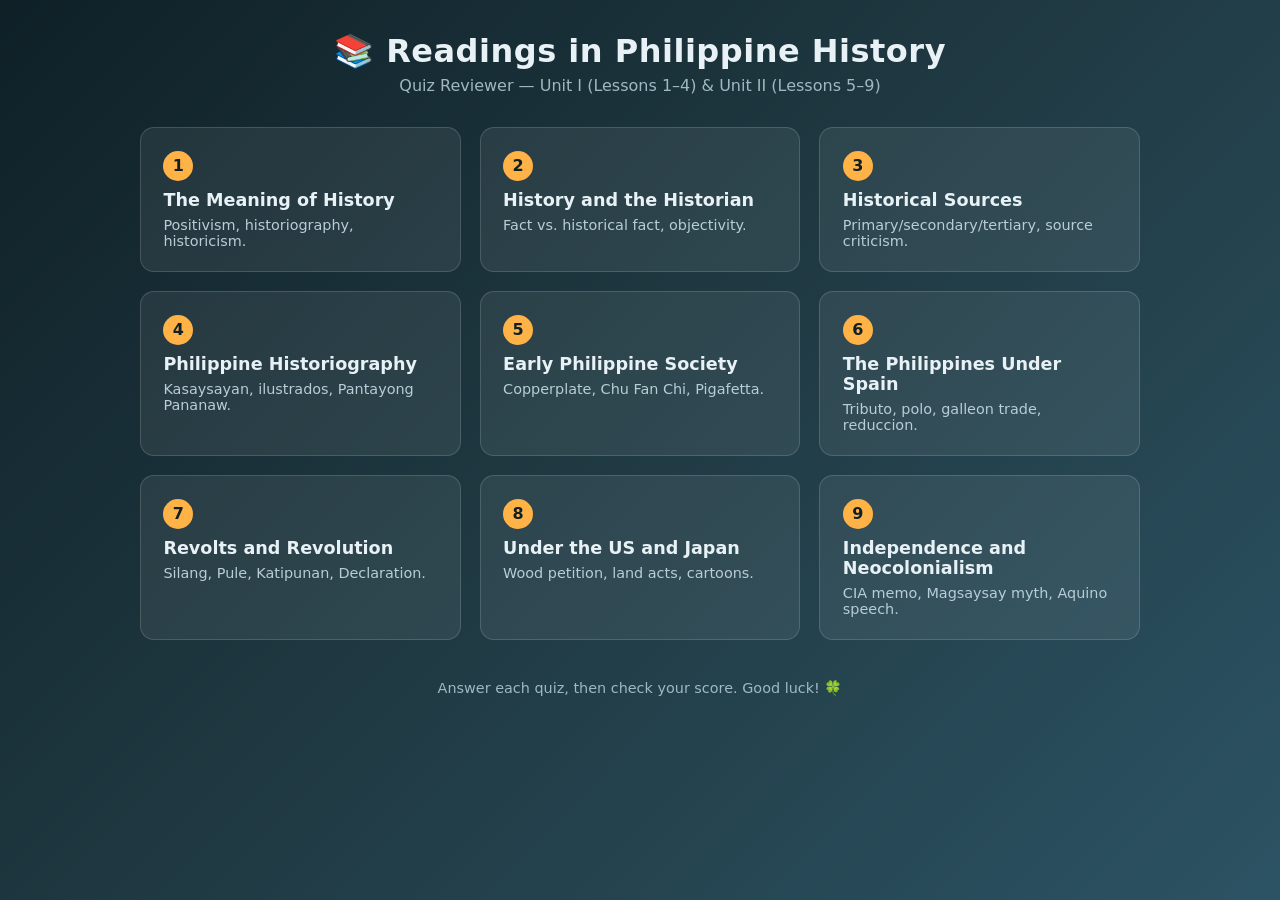
<file: index.html>
<!DOCTYPE html>
<html lang="en">
<head>
  <meta charset="UTF-8">
  <meta name="viewport" content="width=device-width, initial-scale=1.0">
  <title>Philippine History Quiz Reviewer</title>
  <link rel="stylesheet" href="style.css">
</head>
<body>
  <header>
    <h1>📚 Readings in Philippine History</h1>
    <p class="subtitle">Quiz Reviewer — Unit I (Lessons 1–4) &amp; Unit II (Lessons 5–9)</p>
  </header>

  <main class="home-grid">
    <a href="HTML_Lesson_1.html" class="card-link"><div class="card"><span class="card-number">1</span><h2>The Meaning of History</h2><p>Positivism, historiography, historicism.</p></div></a>
    <a href="HTML_Lesson_2.html" class="card-link"><div class="card"><span class="card-number">2</span><h2>History and the Historian</h2><p>Fact vs. historical fact, objectivity.</p></div></a>
    <a href="HTML_Lesson_3.html" class="card-link"><div class="card"><span class="card-number">3</span><h2>Historical Sources</h2><p>Primary/secondary/tertiary, source criticism.</p></div></a>
    <a href="HTML_Lesson_4.html" class="card-link"><div class="card"><span class="card-number">4</span><h2>Philippine Historiography</h2><p>Kasaysayan, ilustrados, Pantayong Pananaw.</p></div></a>
    <a href="HTML_Lesson_5.html" class="card-link"><div class="card"><span class="card-number">5</span><h2>Early Philippine Society</h2><p>Copperplate, Chu Fan Chi, Pigafetta.</p></div></a>
    <a href="HTML_Lesson_6.html" class="card-link"><div class="card"><span class="card-number">6</span><h2>The Philippines Under Spain</h2><p>Tributo, polo, galleon trade, reduccion.</p></div></a>
    <a href="HTML_Lesson_7.html" class="card-link"><div class="card"><span class="card-number">7</span><h2>Revolts and Revolution</h2><p>Silang, Pule, Katipunan, Declaration.</p></div></a>
    <a href="HTML_Lesson_8.html" class="card-link"><div class="card"><span class="card-number">8</span><h2>Under the US and Japan</h2><p>Wood petition, land acts, cartoons.</p></div></a>
    <a href="HTML_Lesson_9.html" class="card-link"><div class="card"><span class="card-number">9</span><h2>Independence and Neocolonialism</h2><p>CIA memo, Magsaysay myth, Aquino speech.</p></div></a>
  </main>

  <footer><p>Answer each quiz, then check your score. Good luck! 🍀</p></footer>

  <script src="JAVA_Common.js"></script>
</body>
</html>
</file>
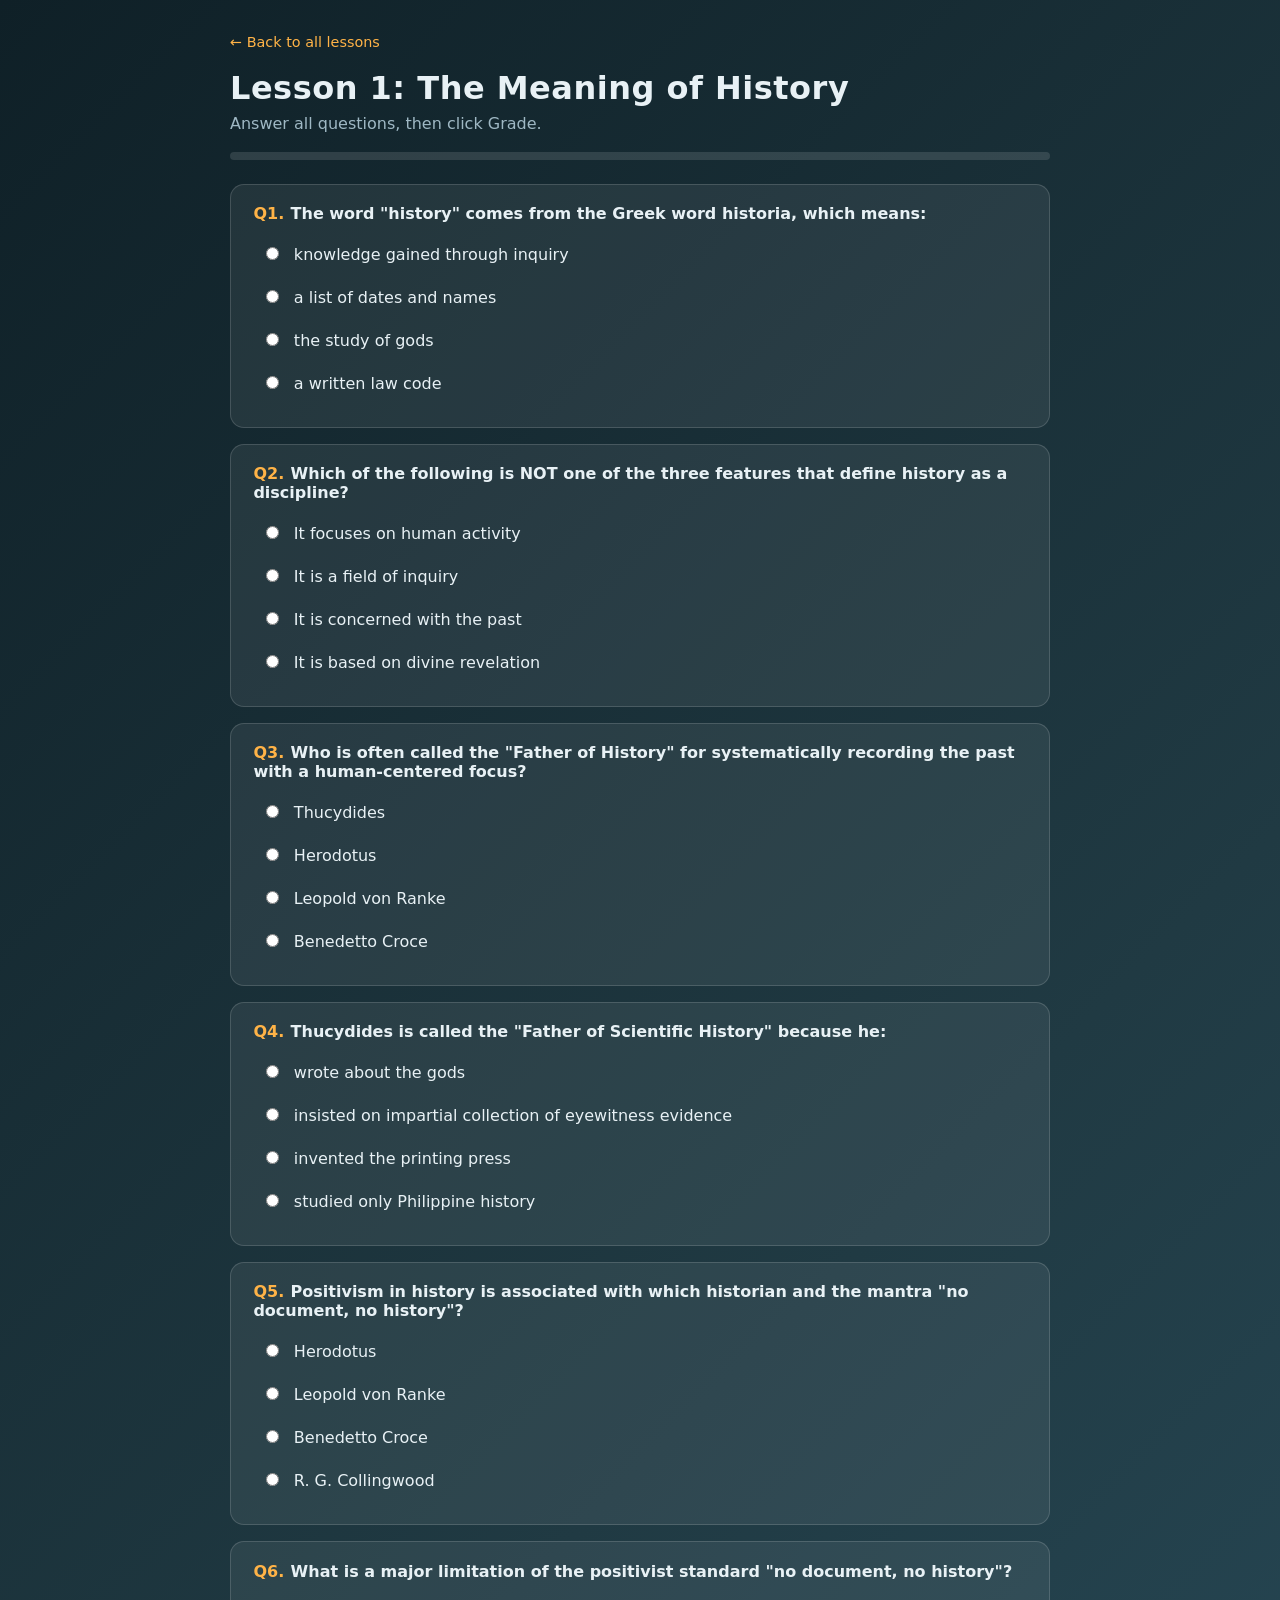
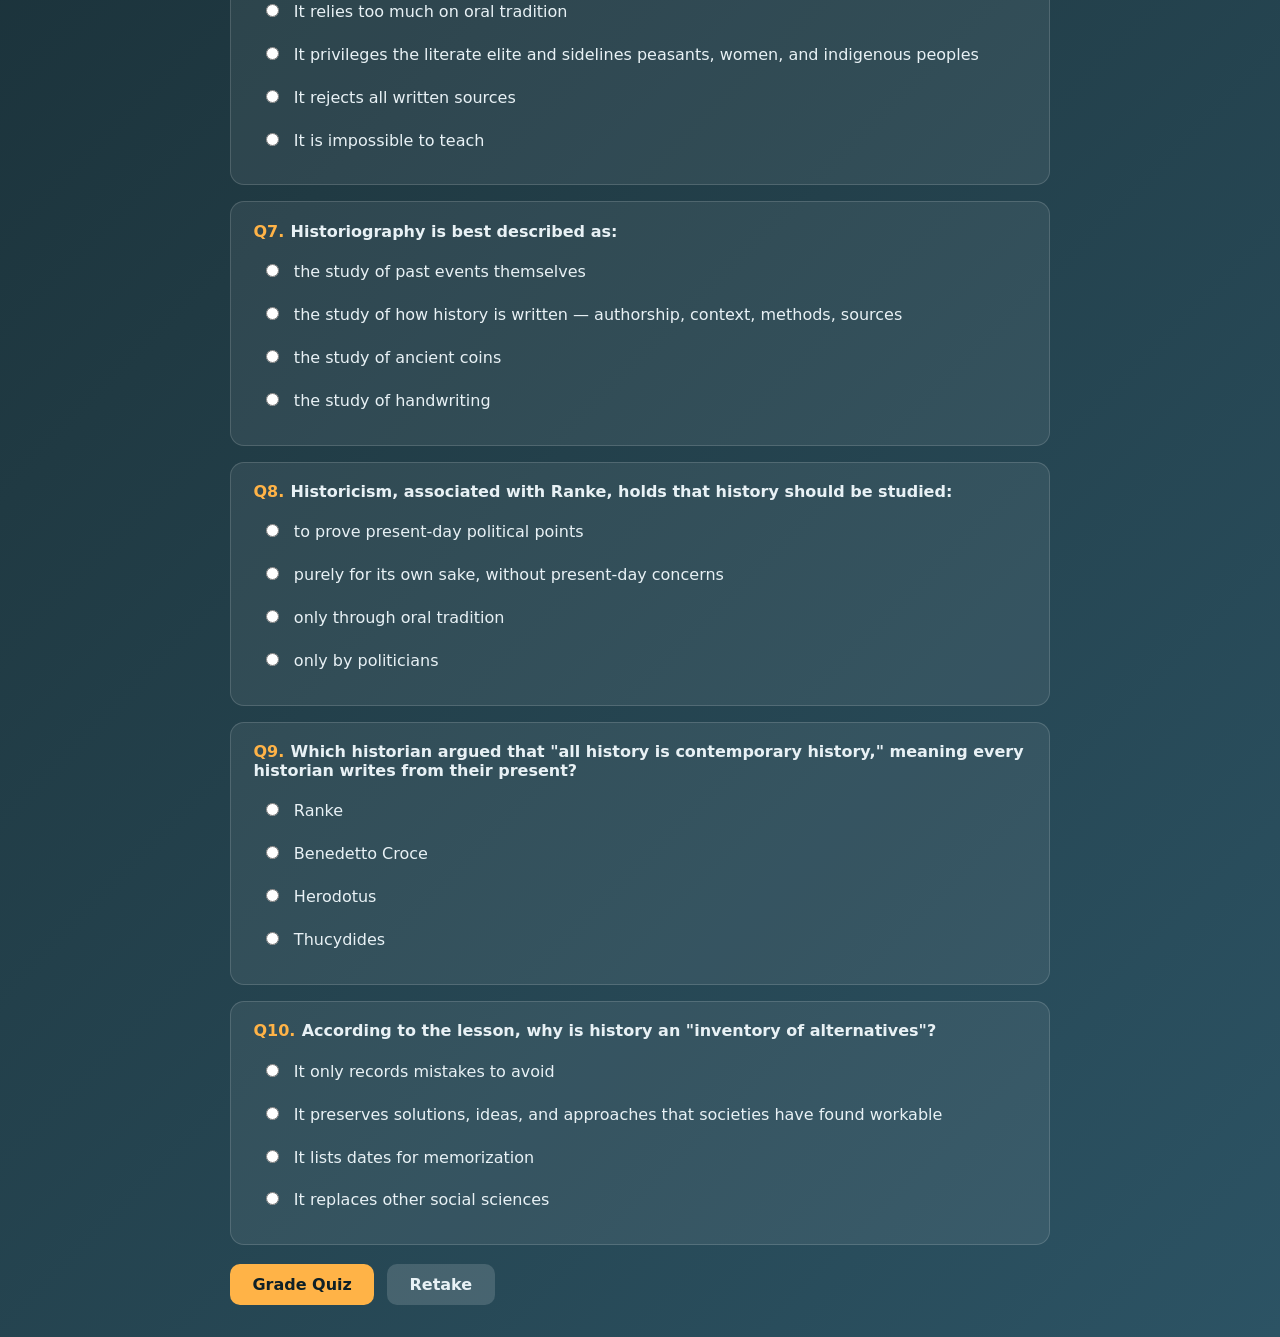
<file: HTML_Lesson_1.html>
<!DOCTYPE html>
<html lang="en">
<head>
  <meta charset="UTF-8">
  <meta name="viewport" content="width=device-width, initial-scale=1.0">
  <title>Lesson 1 Quiz — The Meaning of History</title>
  <link rel="stylesheet" href="style.css">
</head>
<body>
  <div class="quiz-container">
    <a href="index.html" class="back-link">← Back to all lessons</a>
    <h1>Lesson 1: The Meaning of History</h1>
    <p class="subtitle" style="margin-bottom:1.2rem;">Answer all questions, then click Grade.</p>

    <div class="progress"><div class="progress-bar"></div></div>
    <div id="quizArea"></div>

    <div class="btn-row">
      <button class="btn-primary" id="gradeBtn">Grade Quiz</button>
      <button class="btn-secondary" id="retakeBtn">Retake</button>
    </div>

    <div class="score-box" id="scoreBox"></div>
  </div>

  <script src="JAVA_Common.js"></script>
  <script src="JAVA_Lesson_1.js"></script>
</body>
</html>
</file>
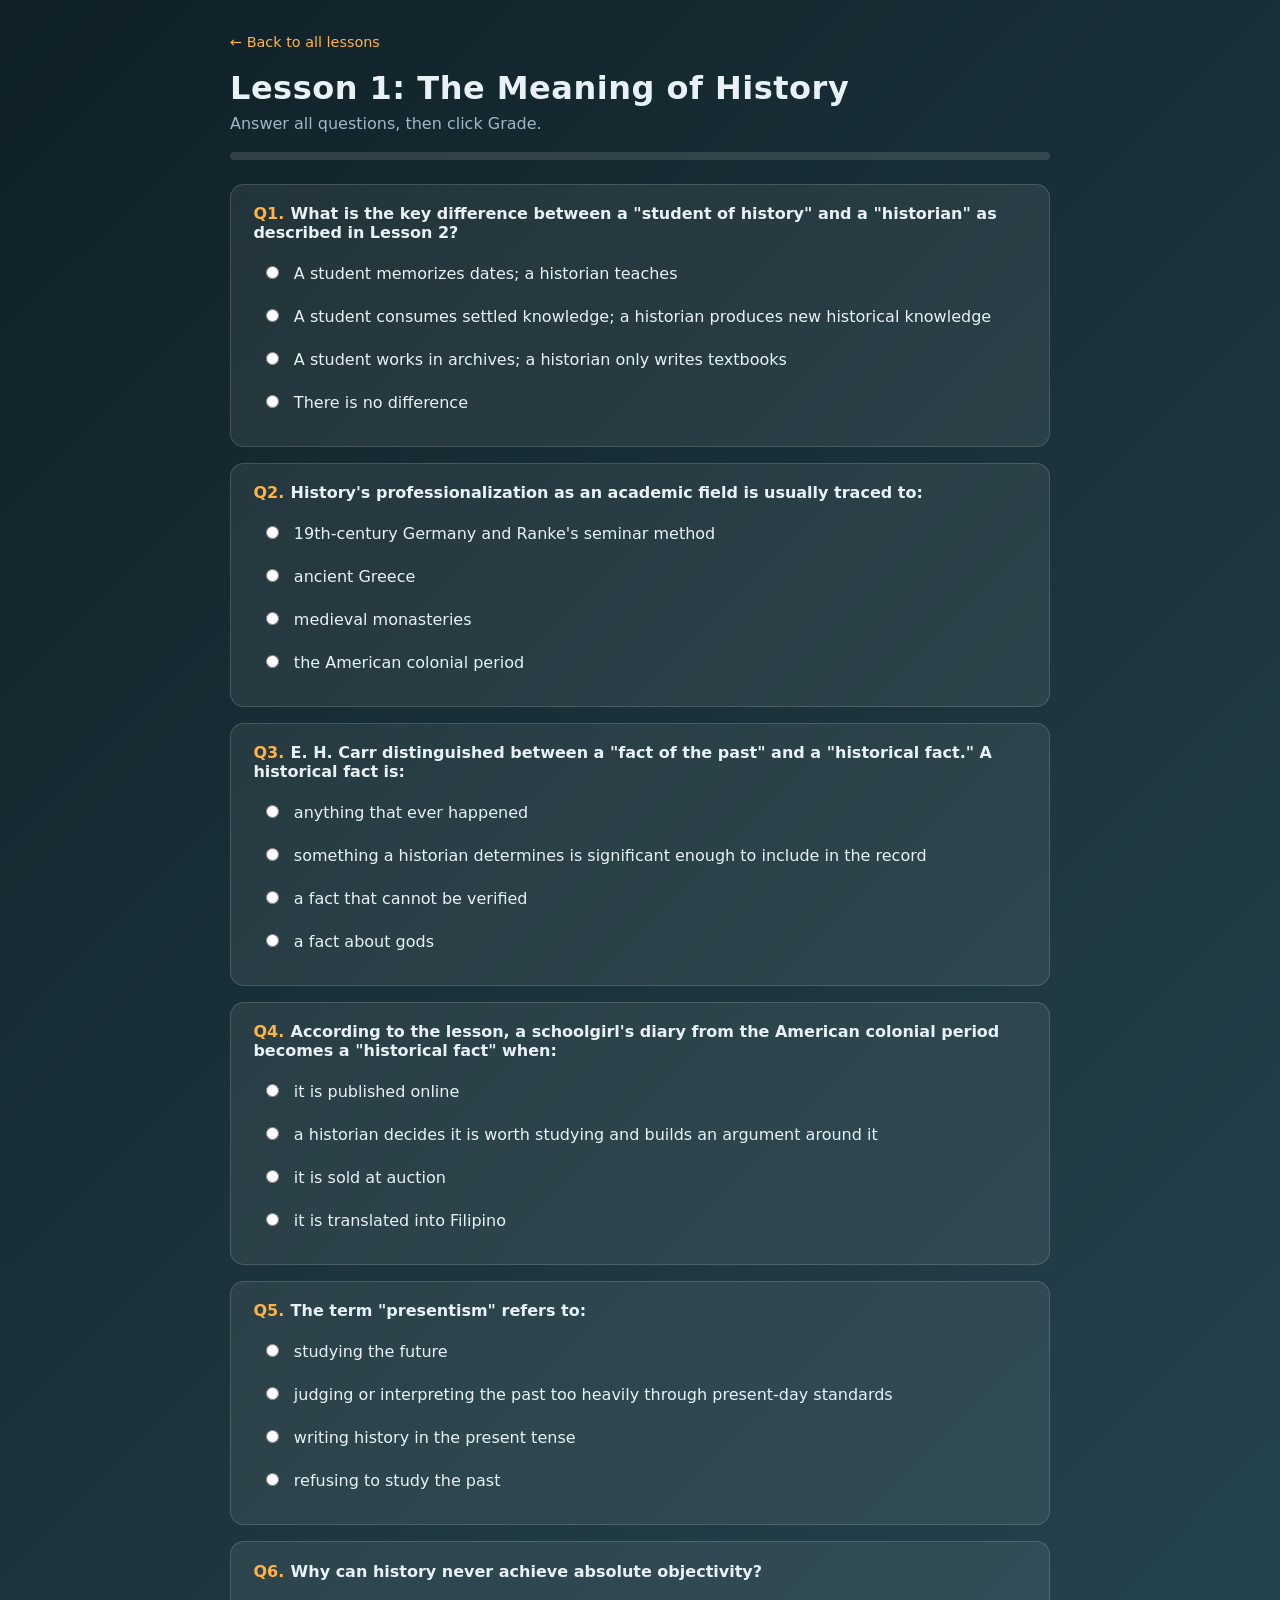
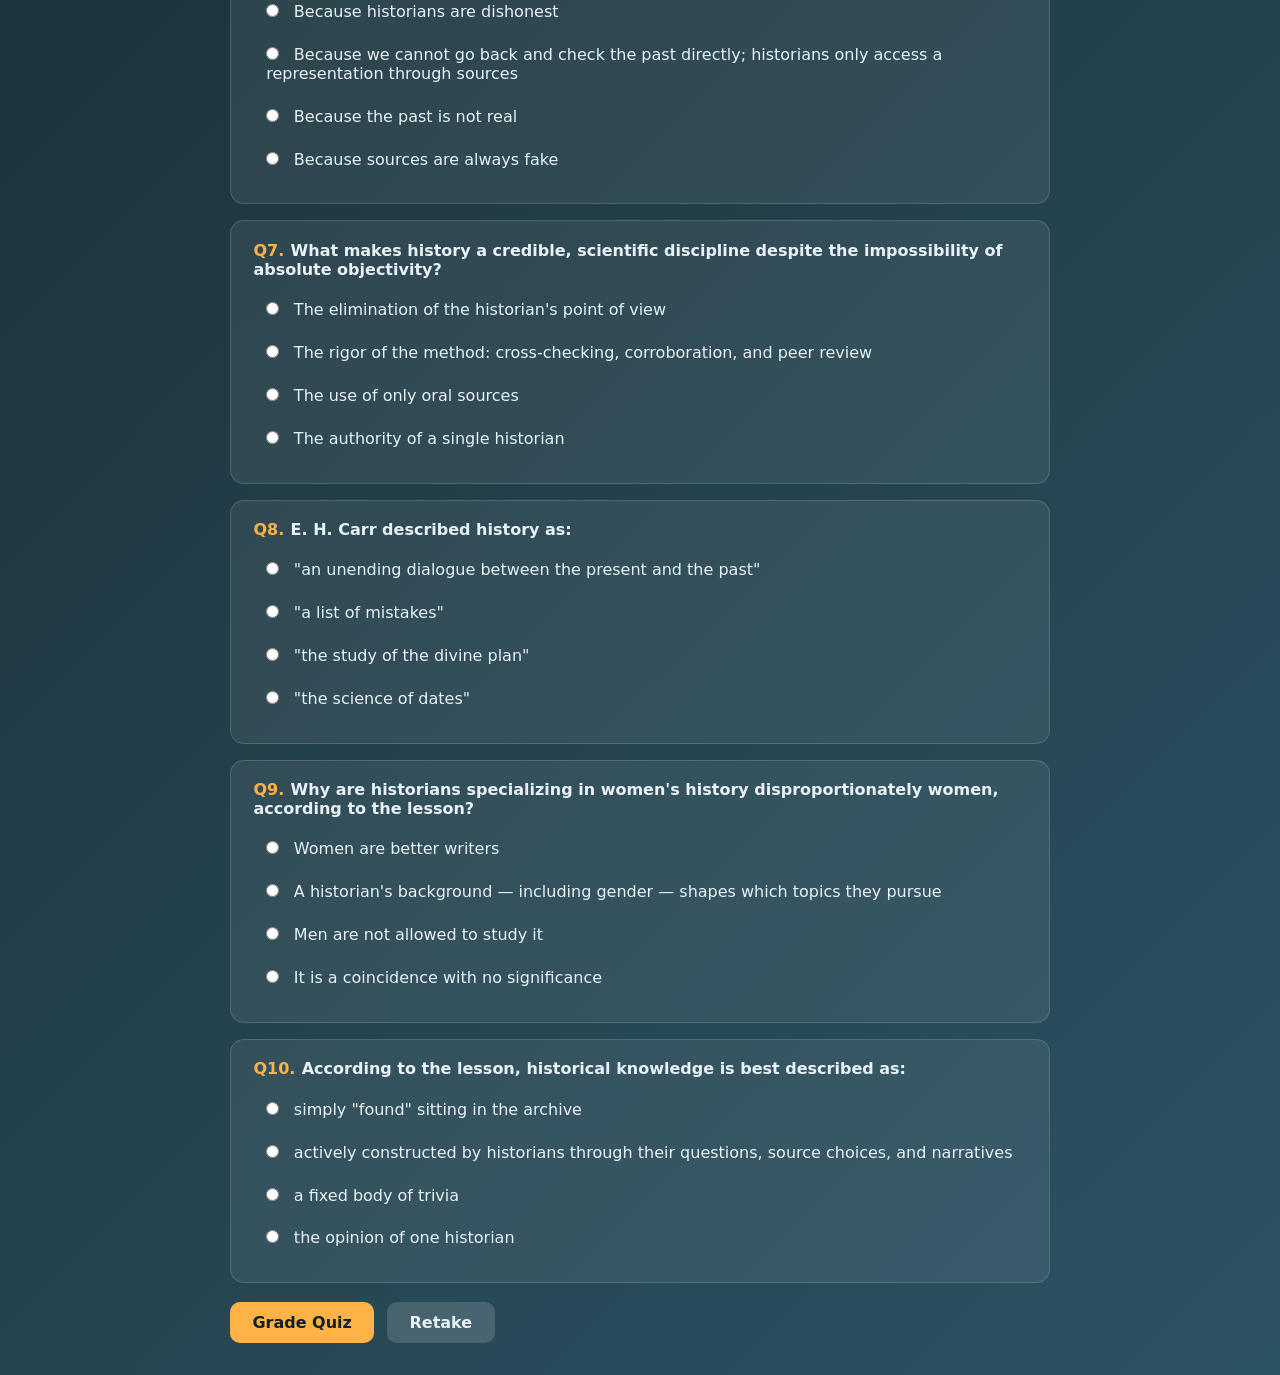
<file: HTML_Lesson_2.html>
<!DOCTYPE html>
<html lang="en">
<head>
  <meta charset="UTF-8">
  <meta name="viewport" content="width=device-width, initial-scale=1.0">
  <title>Lesson 1 Quiz — The Meaning of History</title>
  <link rel="stylesheet" href="style.css">
</head>
<body>
  <div class="quiz-container">
    <a href="index.html" class="back-link">← Back to all lessons</a>
    <h1>Lesson 1: The Meaning of History</h1>
    <p class="subtitle" style="margin-bottom:1.2rem;">Answer all questions, then click Grade.</p>

    <div class="progress"><div class="progress-bar"></div></div>
    <div id="quizArea"></div>

    <div class="btn-row">
      <button class="btn-primary" id="gradeBtn">Grade Quiz</button>
      <button class="btn-secondary" id="retakeBtn">Retake</button>
    </div>

    <div class="score-box" id="scoreBox"></div>
  </div>

  <script src="JAVA_Common.js"></script>
  <script src="JAVA_Lesson_2.js"></script>
</body>
</html>
</file>
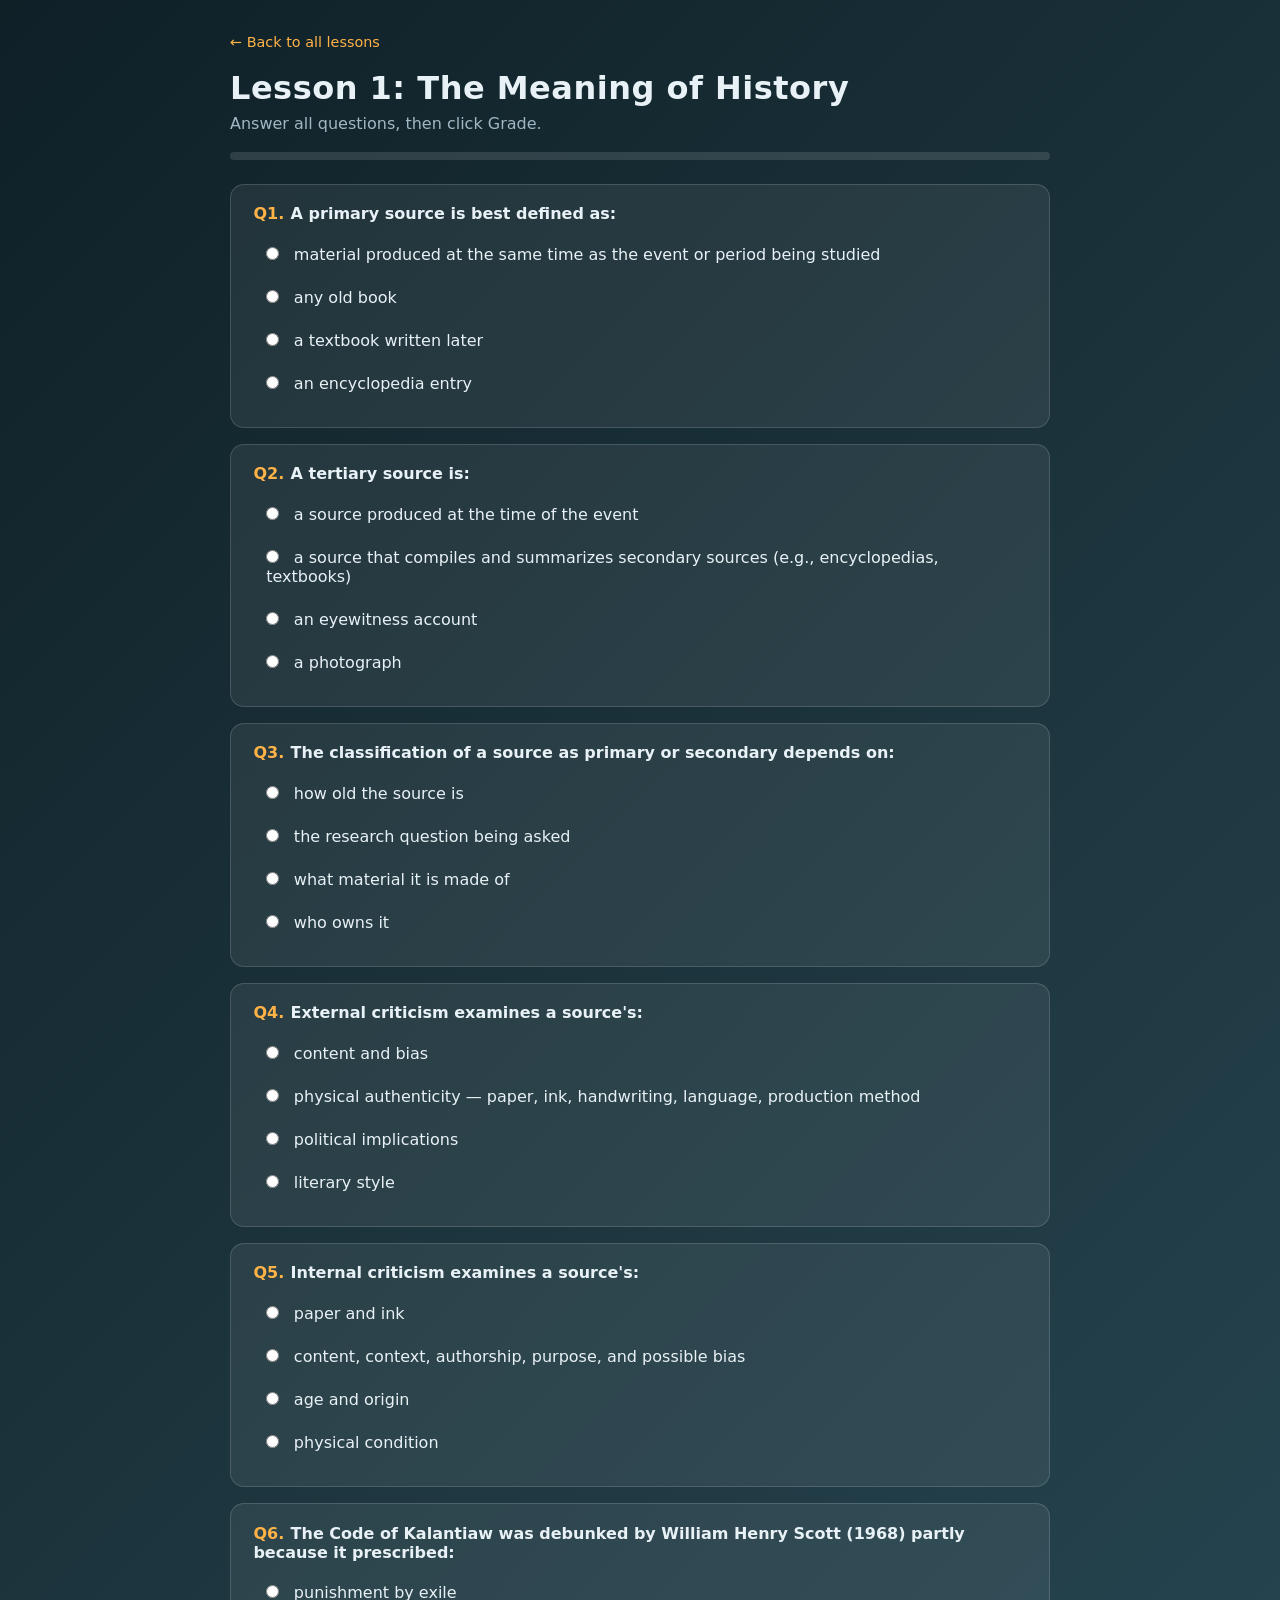
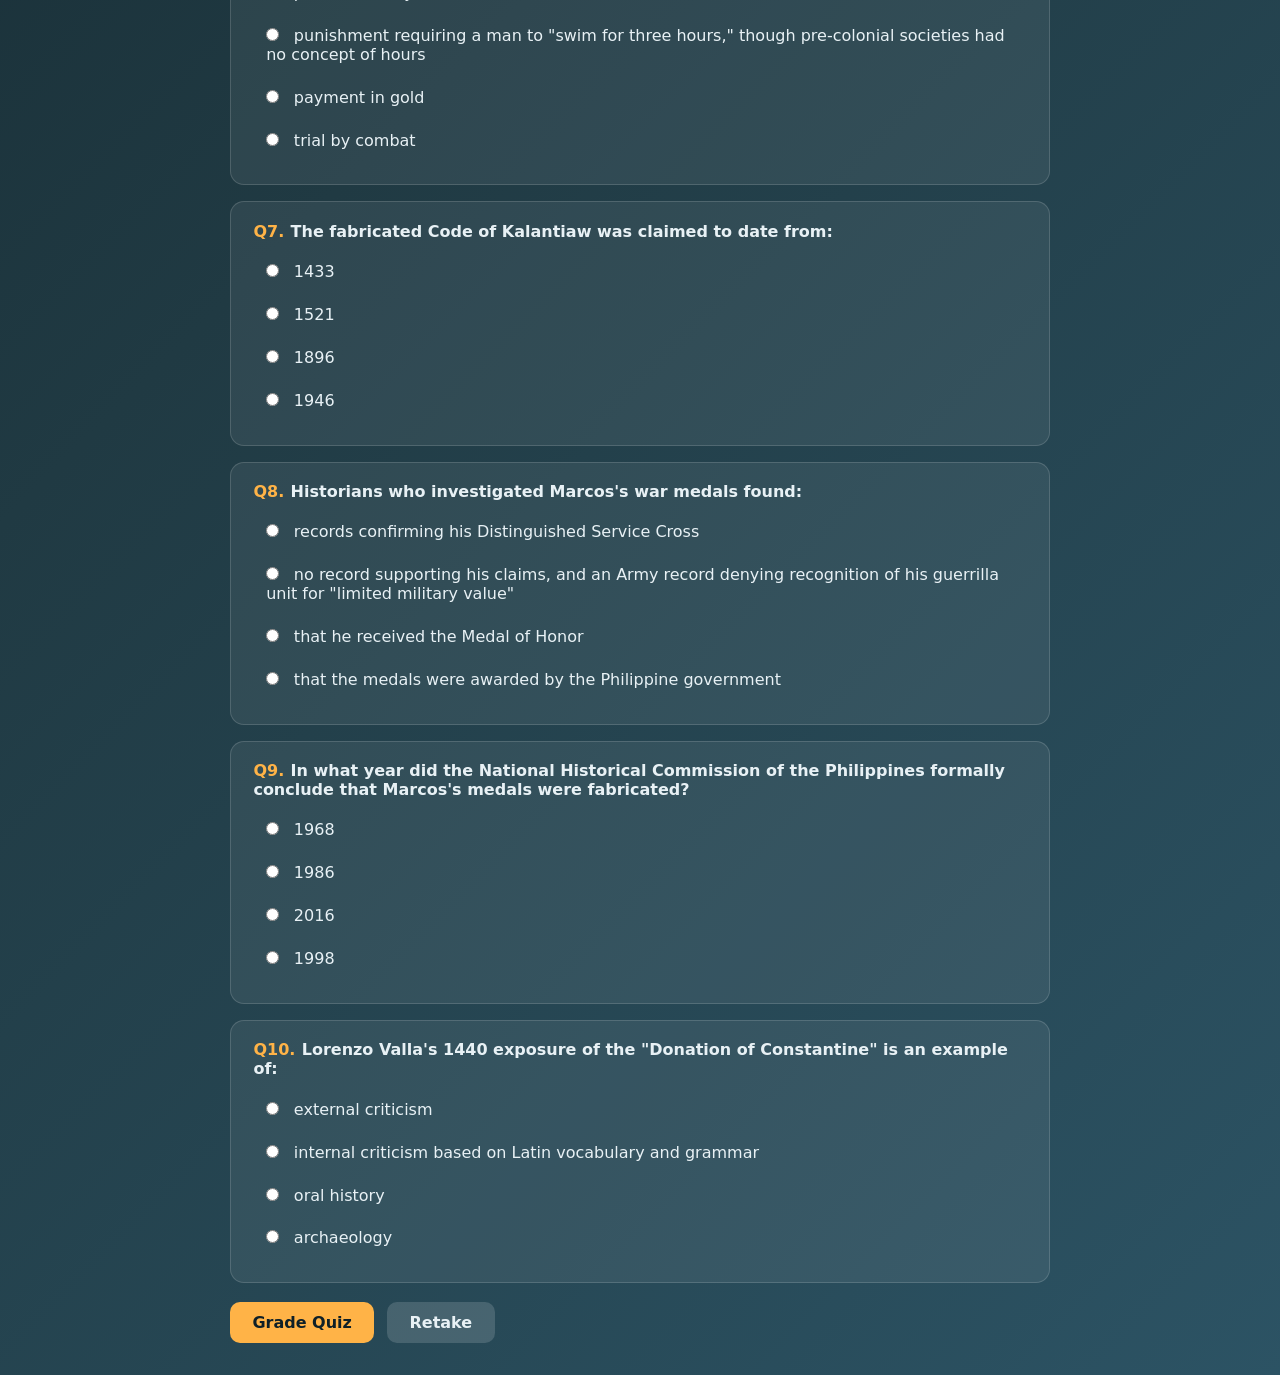
<file: HTML_Lesson_3.html>
<!DOCTYPE html>
<html lang="en">
<head>
  <meta charset="UTF-8">
  <meta name="viewport" content="width=device-width, initial-scale=1.0">
  <title>Lesson 1 Quiz — The Meaning of History</title>
  <link rel="stylesheet" href="style.css">
</head>
<body>
  <div class="quiz-container">
    <a href="index.html" class="back-link">← Back to all lessons</a>
    <h1>Lesson 1: The Meaning of History</h1>
    <p class="subtitle" style="margin-bottom:1.2rem;">Answer all questions, then click Grade.</p>

    <div class="progress"><div class="progress-bar"></div></div>
    <div id="quizArea"></div>

    <div class="btn-row">
      <button class="btn-primary" id="gradeBtn">Grade Quiz</button>
      <button class="btn-secondary" id="retakeBtn">Retake</button>
    </div>

    <div class="score-box" id="scoreBox"></div>
  </div>

  <script src="JAVA_Common.js"></script>
  <script src="JAVA_Lesson_3.js"></script>
</body>
</html>
</file>
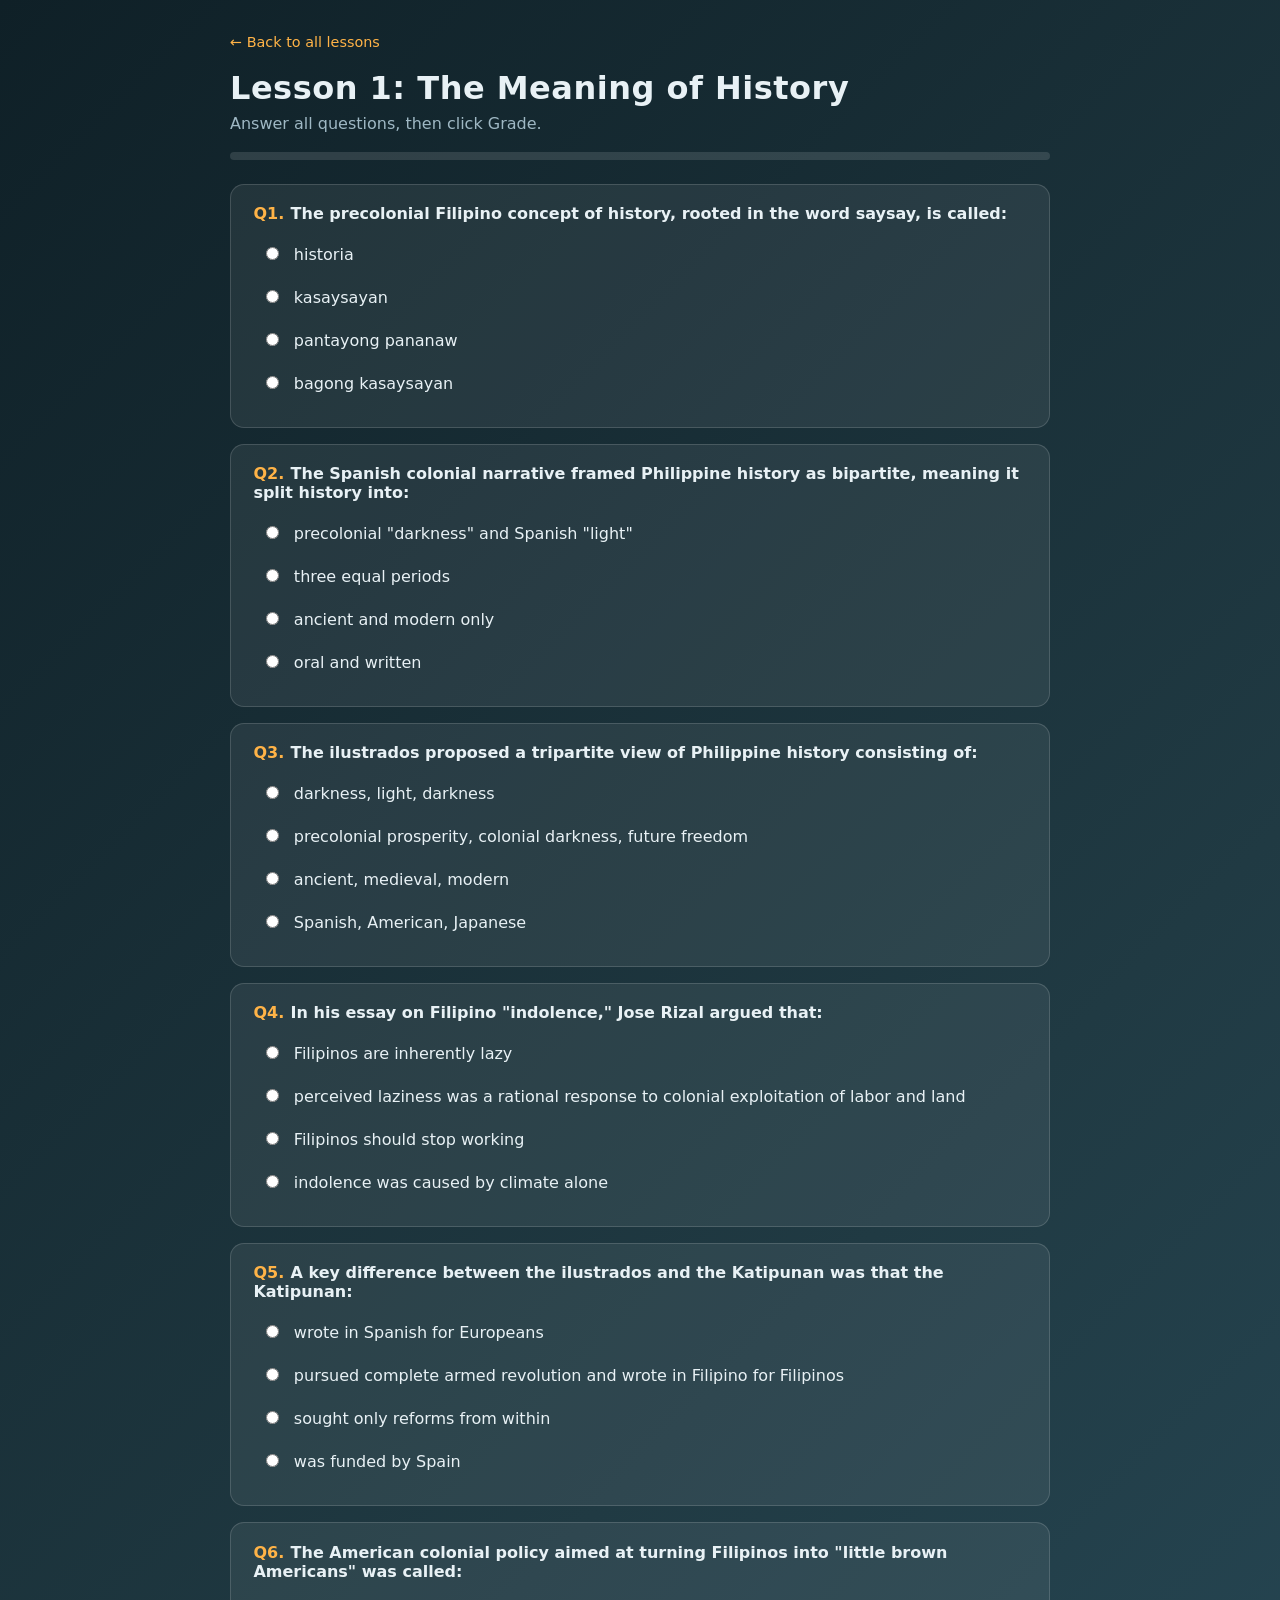
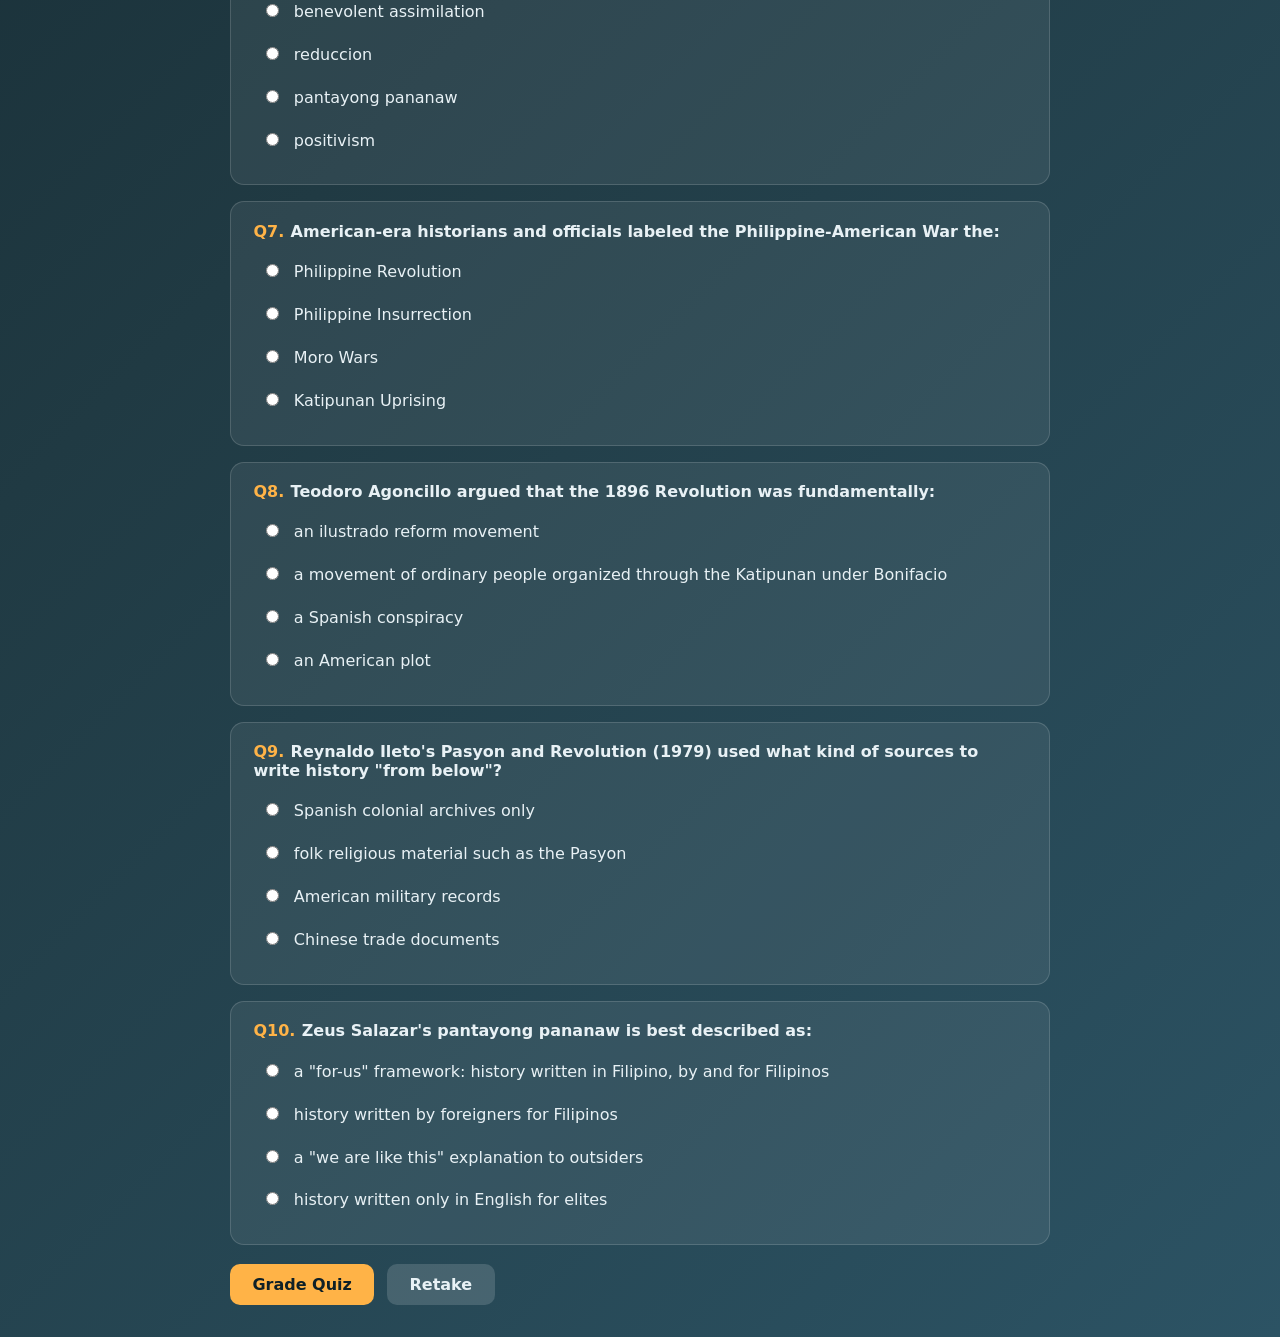
<file: HTML_Lesson_4.html>
<!DOCTYPE html>
<html lang="en">
<head>
  <meta charset="UTF-8">
  <meta name="viewport" content="width=device-width, initial-scale=1.0">
  <title>Lesson 1 Quiz — The Meaning of History</title>
  <link rel="stylesheet" href="style.css">
</head>
<body>
  <div class="quiz-container">
    <a href="index.html" class="back-link">← Back to all lessons</a>
    <h1>Lesson 1: The Meaning of History</h1>
    <p class="subtitle" style="margin-bottom:1.2rem;">Answer all questions, then click Grade.</p>

    <div class="progress"><div class="progress-bar"></div></div>
    <div id="quizArea"></div>

    <div class="btn-row">
      <button class="btn-primary" id="gradeBtn">Grade Quiz</button>
      <button class="btn-secondary" id="retakeBtn">Retake</button>
    </div>

    <div class="score-box" id="scoreBox"></div>
  </div>

  <script src="JAVA_Common.js"></script>
  <script src="JAVA_Lesson_4.js"></script>
</body>
</html>
</file>
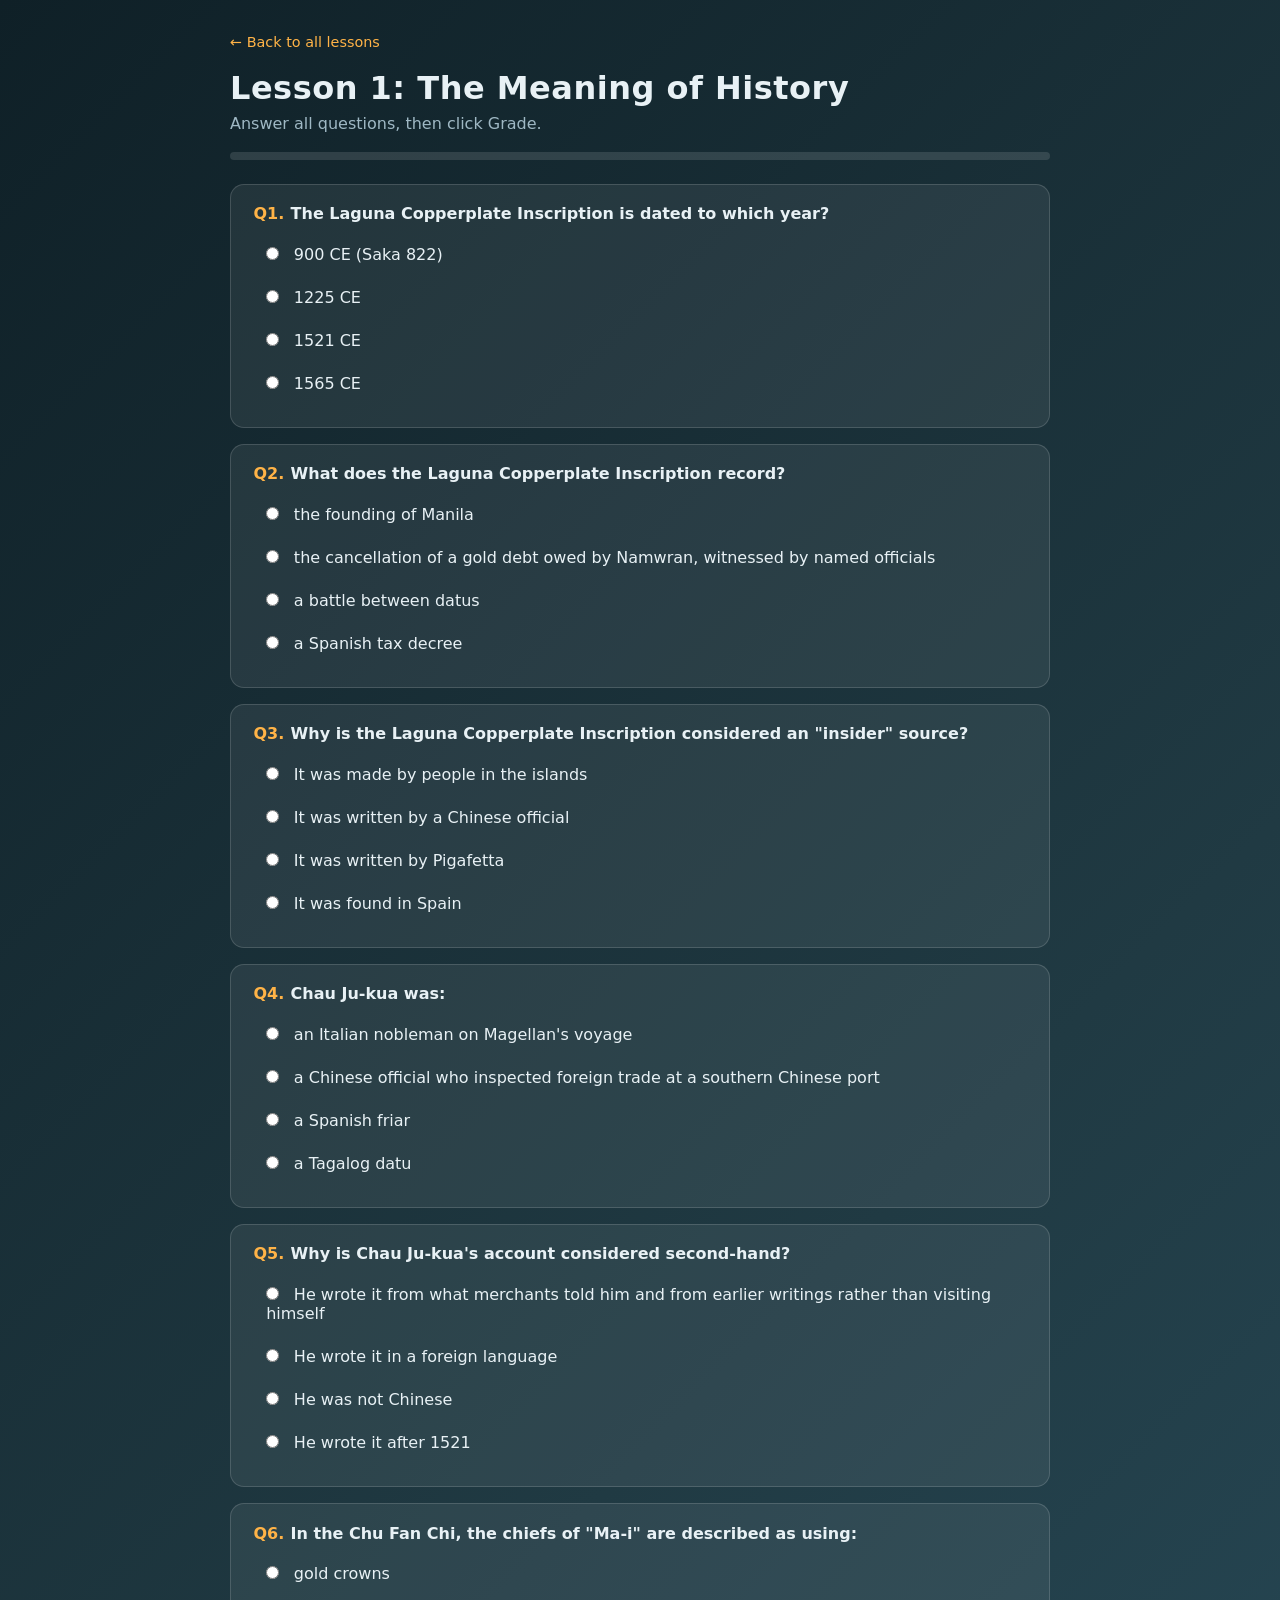
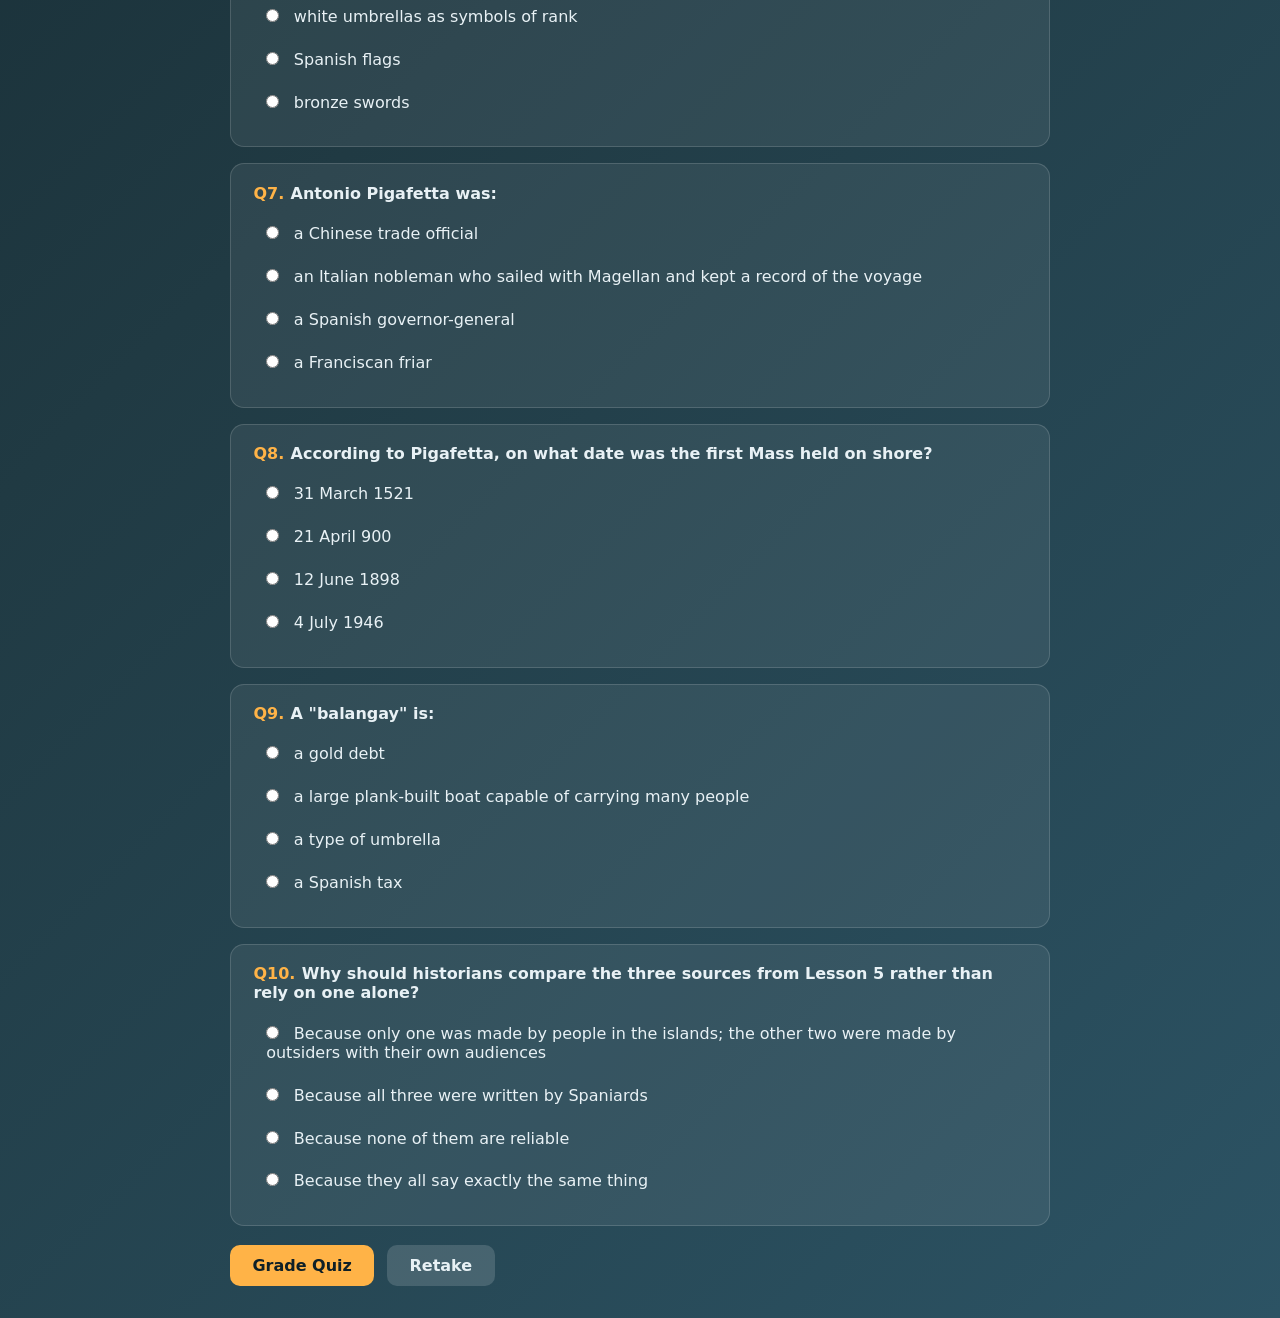
<file: HTML_Lesson_5.html>
<!DOCTYPE html>
<html lang="en">
<head>
  <meta charset="UTF-8">
  <meta name="viewport" content="width=device-width, initial-scale=1.0">
  <title>Lesson 1 Quiz — The Meaning of History</title>
  <link rel="stylesheet" href="style.css">
</head>
<body>
  <div class="quiz-container">
    <a href="index.html" class="back-link">← Back to all lessons</a>
    <h1>Lesson 1: The Meaning of History</h1>
    <p class="subtitle" style="margin-bottom:1.2rem;">Answer all questions, then click Grade.</p>

    <div class="progress"><div class="progress-bar"></div></div>
    <div id="quizArea"></div>

    <div class="btn-row">
      <button class="btn-primary" id="gradeBtn">Grade Quiz</button>
      <button class="btn-secondary" id="retakeBtn">Retake</button>
    </div>

    <div class="score-box" id="scoreBox"></div>
  </div>

  <script src="JAVA_Common.js"></script>
  <script src="JAVA_Lesson_5.js"></script>
</body>
</html>
</file>
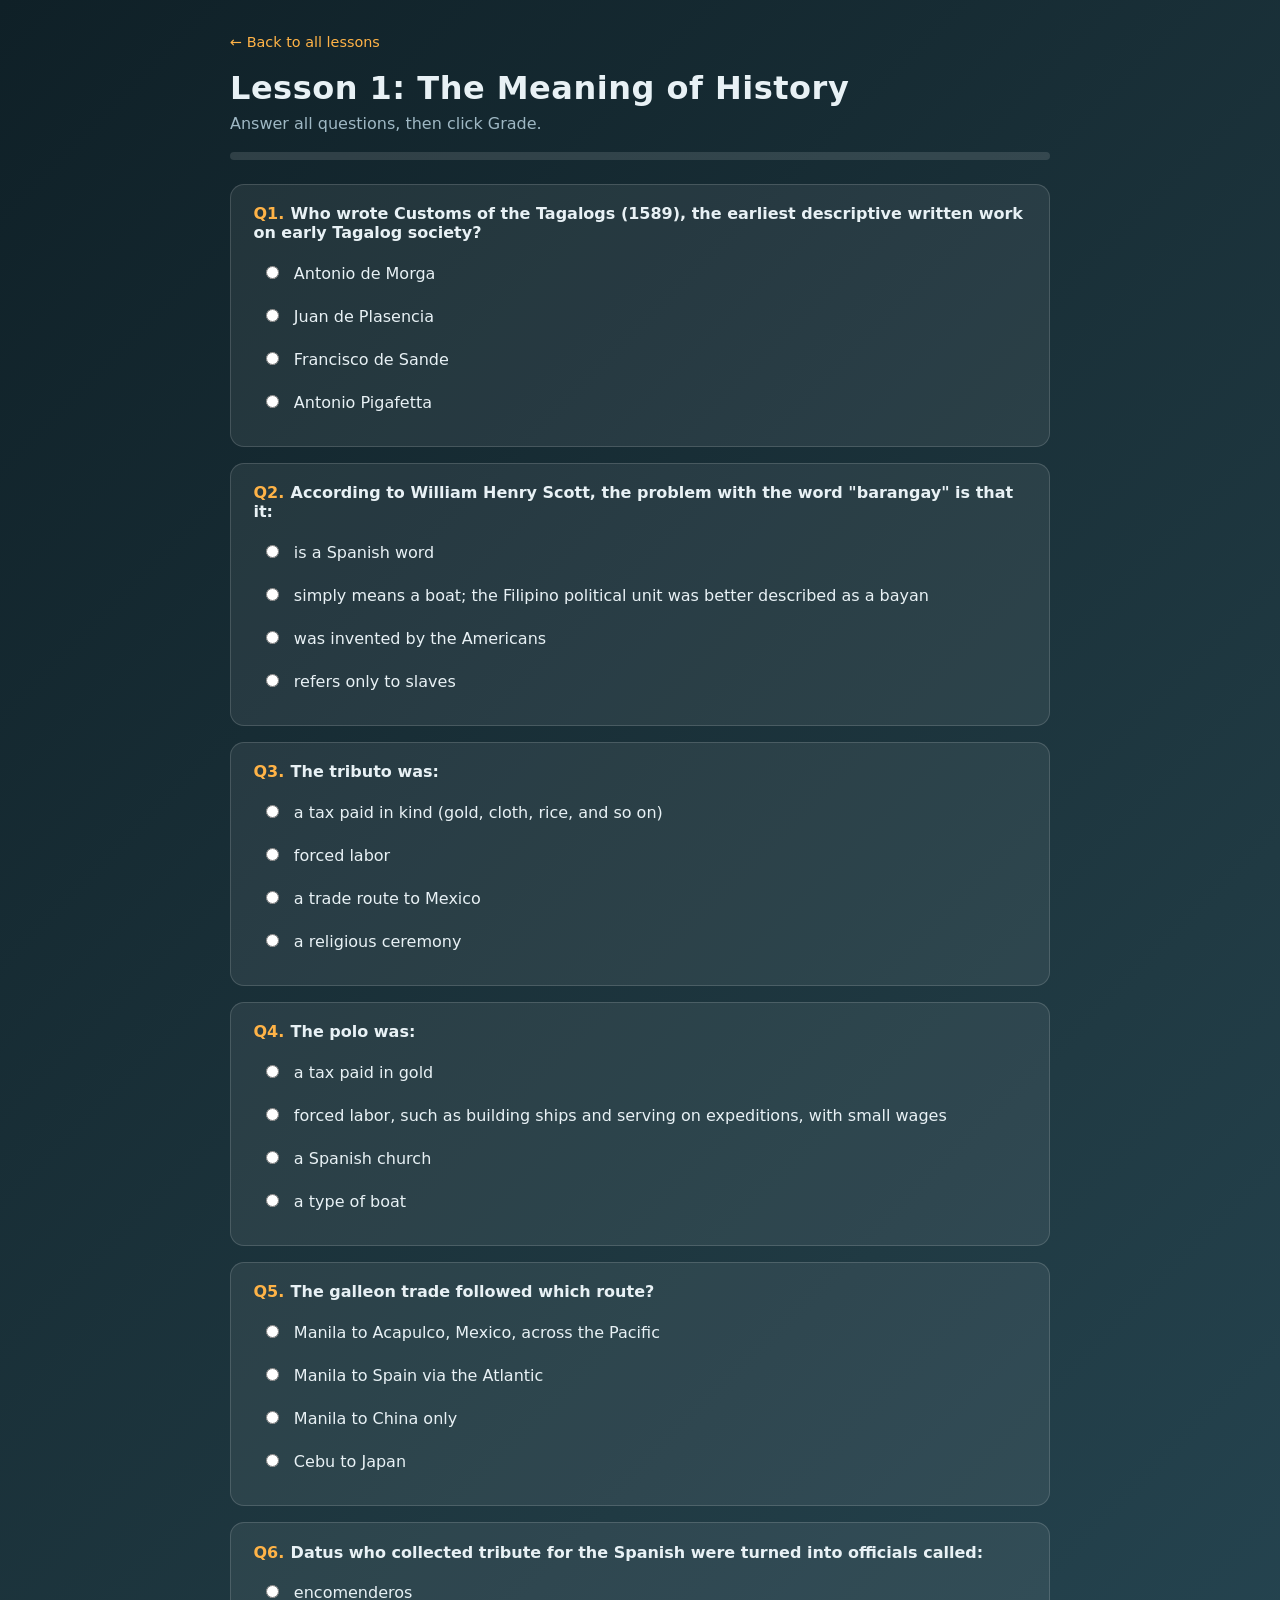
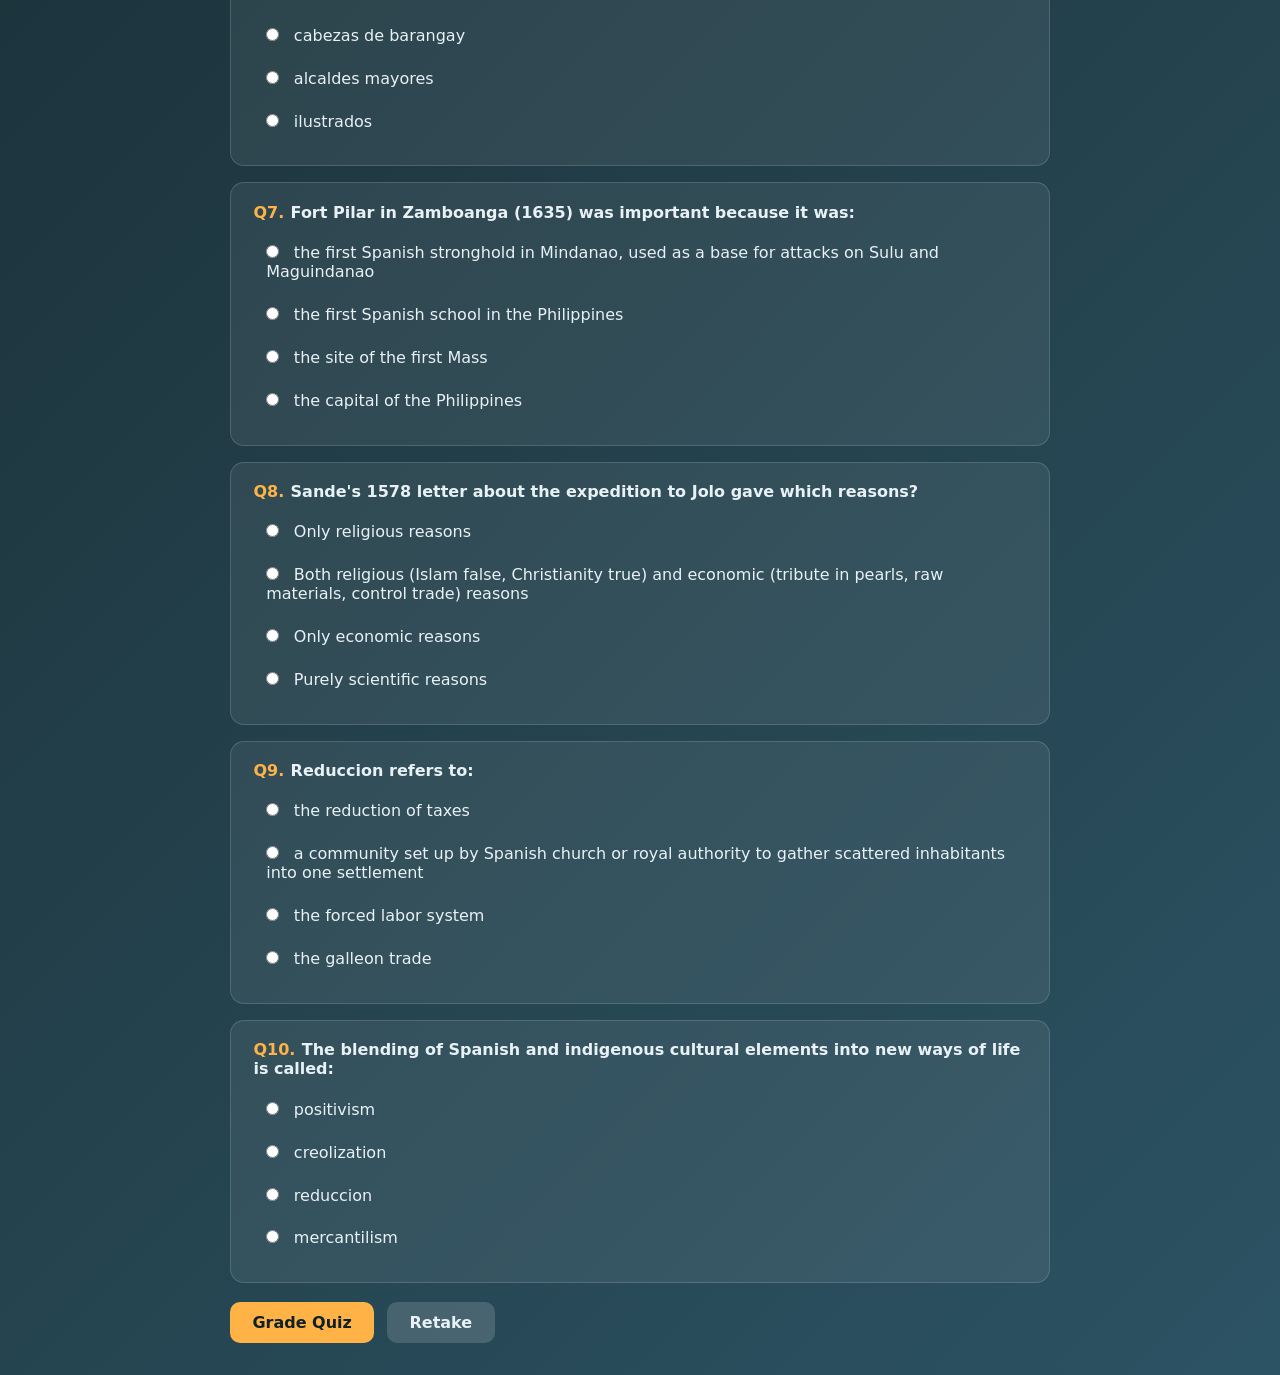
<file: HTML_Lesson_6.html>
<!DOCTYPE html>
<html lang="en">
<head>
  <meta charset="UTF-8">
  <meta name="viewport" content="width=device-width, initial-scale=1.0">
  <title>Lesson 1 Quiz — The Meaning of History</title>
  <link rel="stylesheet" href="style.css">
</head>
<body>
  <div class="quiz-container">
    <a href="index.html" class="back-link">← Back to all lessons</a>
    <h1>Lesson 1: The Meaning of History</h1>
    <p class="subtitle" style="margin-bottom:1.2rem;">Answer all questions, then click Grade.</p>

    <div class="progress"><div class="progress-bar"></div></div>
    <div id="quizArea"></div>

    <div class="btn-row">
      <button class="btn-primary" id="gradeBtn">Grade Quiz</button>
      <button class="btn-secondary" id="retakeBtn">Retake</button>
    </div>

    <div class="score-box" id="scoreBox"></div>
  </div>

  <script src="JAVA_Common.js"></script>
  <script src="JAVA_Lesson_6.js"></script>
</body>
</html>
</file>
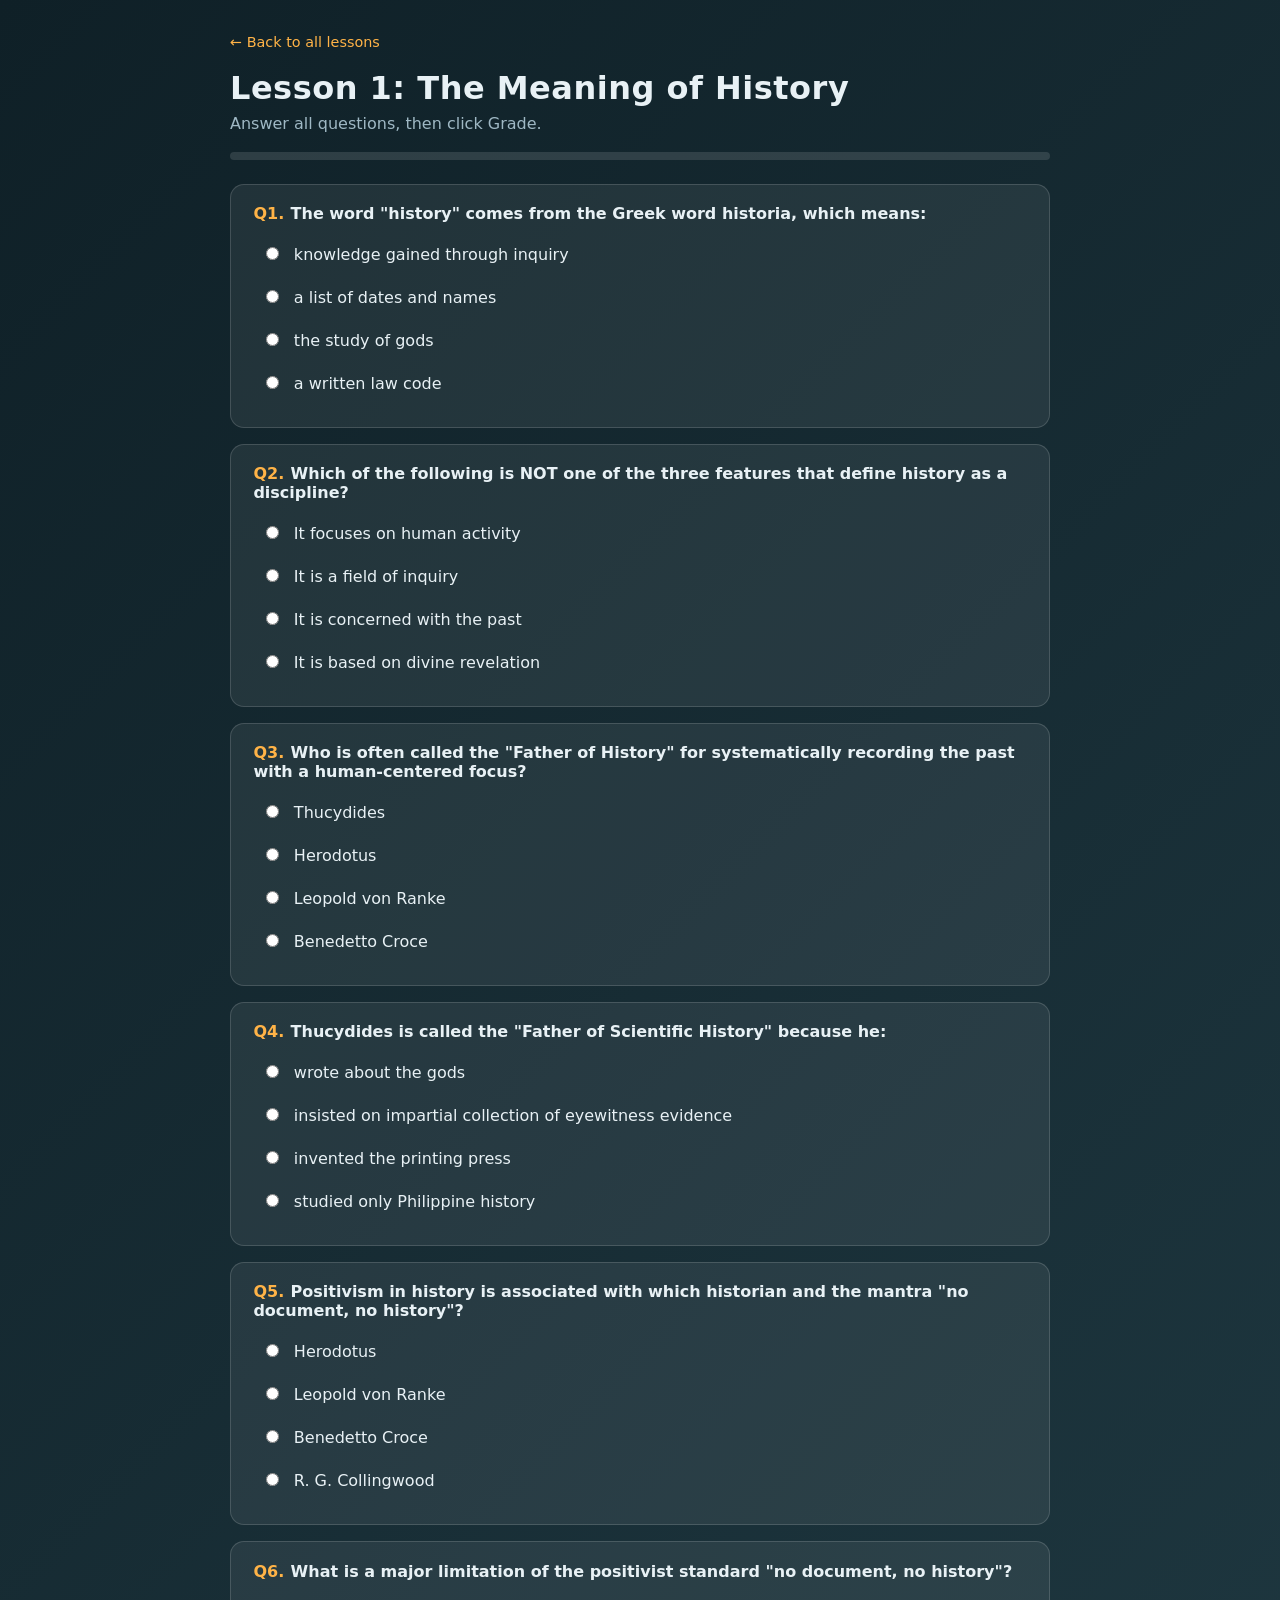
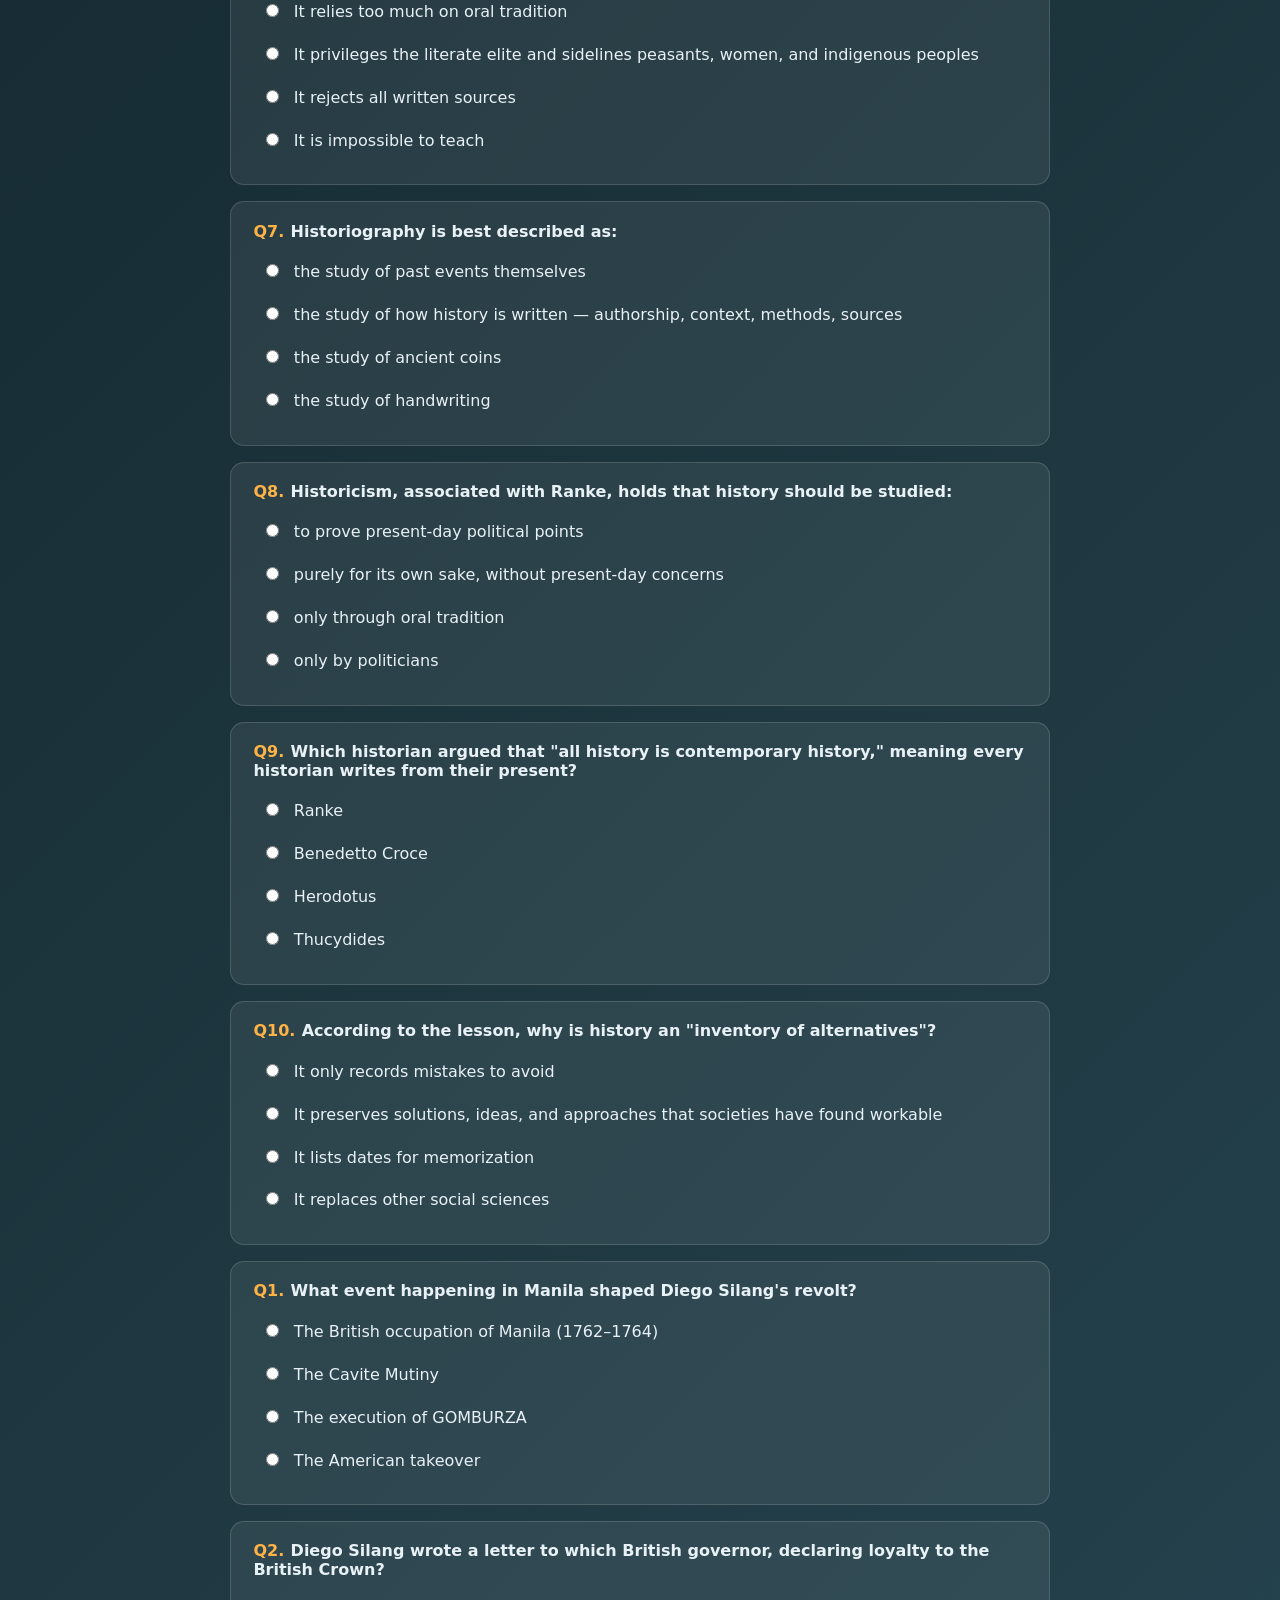
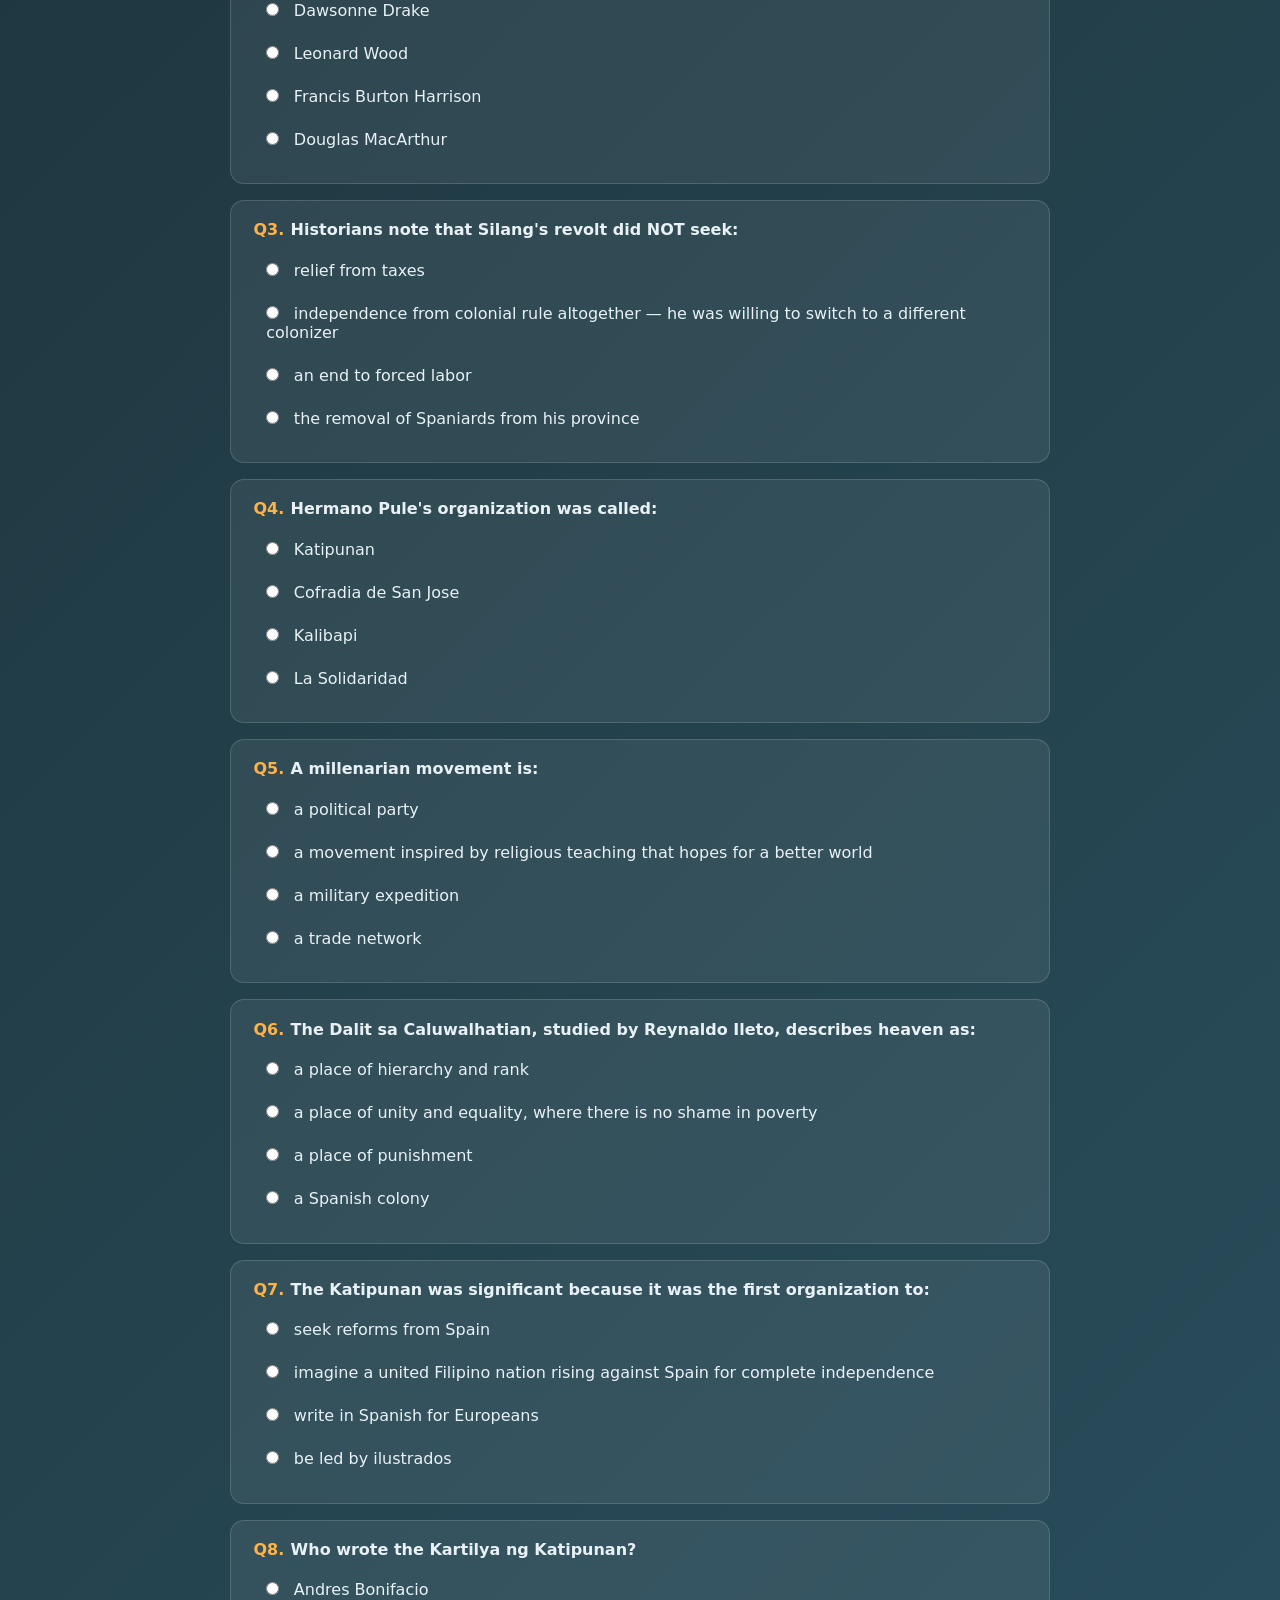
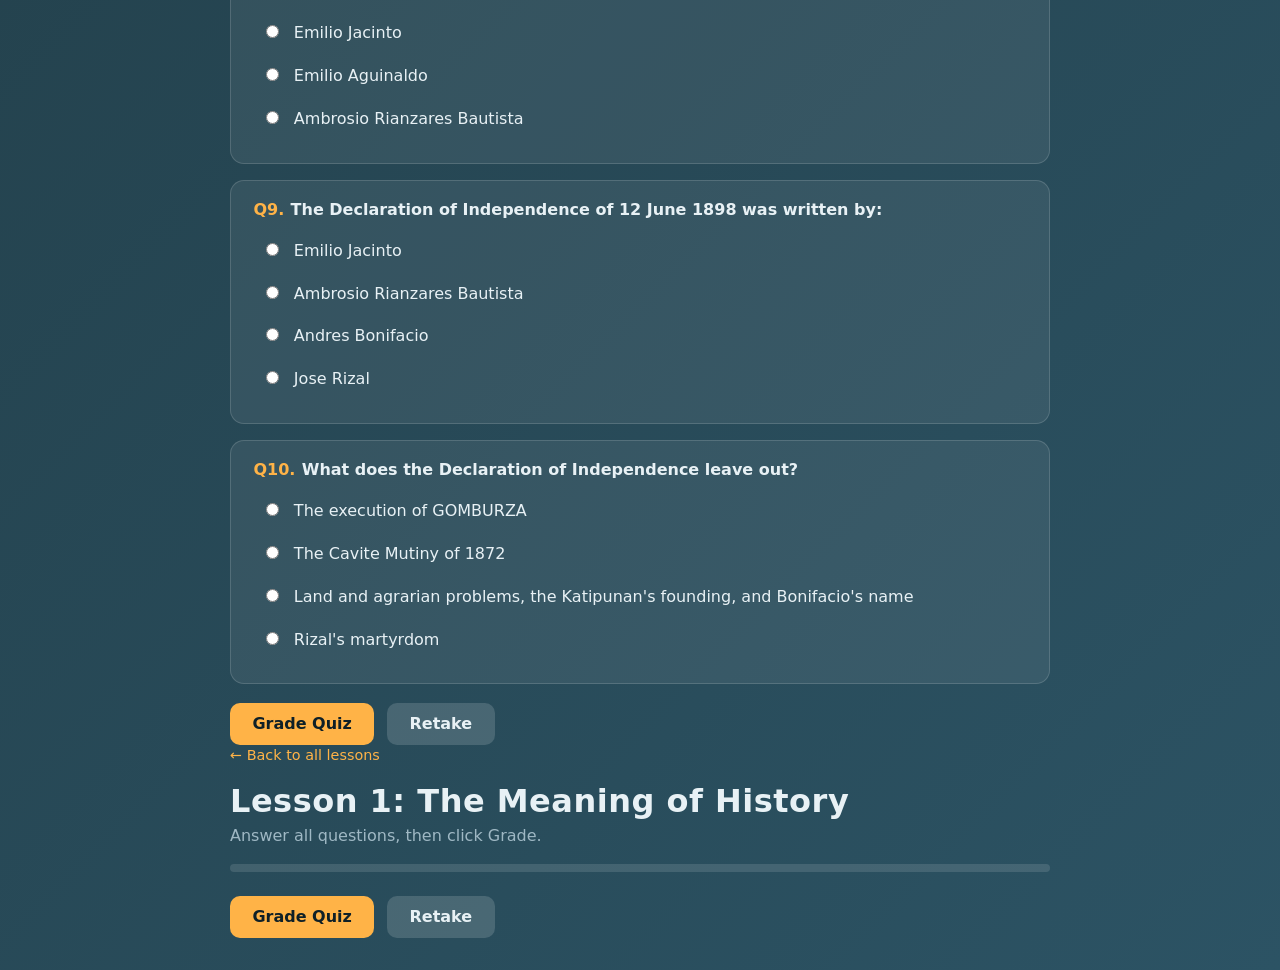
<file: HTML_Lesson_7.html>
<!DOCTYPE html>
<html lang="en">
<head>
  <meta charset="UTF-8">
  <meta name="viewport" content="width=device-width, initial-scale=1.0">
  <title>Lesson 1 Quiz — The Meaning of History</title>
  <link rel="stylesheet" href="style.css">
</head>
<body>
  <div class="quiz-container">
    <a href="index.html" class="back-link">← Back to all lessons</a>
    <h1>Lesson 1: The Meaning of History</h1>
    <p class="subtitle" style="margin-bottom:1.2rem;">Answer all questions, then click Grade.</p>

    <div class="progress"><div class="progress-bar"></div></div>
    <div id="quizArea"></div>

    <div class="btn-row">
      <button class="btn-primary" id="gradeBtn">Grade Quiz</button>
      <button class="btn-secondary" id="retakeBtn">Retake</button>
    </div>

    <div class="score-box" id="scoreBox"></div>
  </div>

  <script src="JAVA_Common.js"></script>
  <script src="JAVA_Lesson_1.js"></script>
</body>
</html><!DOCTYPE html>
<html lang="en">
<head>
  <meta charset="UTF-8">
  <meta name="viewport" content="width=device-width, initial-scale=1.0">
  <title>Lesson 1 Quiz — The Meaning of History</title>
  <link rel="stylesheet" href="style.css">
</head>
<body>
  <div class="quiz-container">
    <a href="index.html" class="back-link">← Back to all lessons</a>
    <h1>Lesson 1: The Meaning of History</h1>
    <p class="subtitle" style="margin-bottom:1.2rem;">Answer all questions, then click Grade.</p>

    <div class="progress"><div class="progress-bar"></div></div>
    <div id="quizArea"></div>

    <div class="btn-row">
      <button class="btn-primary" id="gradeBtn">Grade Quiz</button>
      <button class="btn-secondary" id="retakeBtn">Retake</button>
    </div>

    <div class="score-box" id="scoreBox"></div>
  </div>

  <script src="JAVA_Common.js"></script>
  <script src="JAVA_Lesson_7.js"></script>
</body>
</html>
</file>
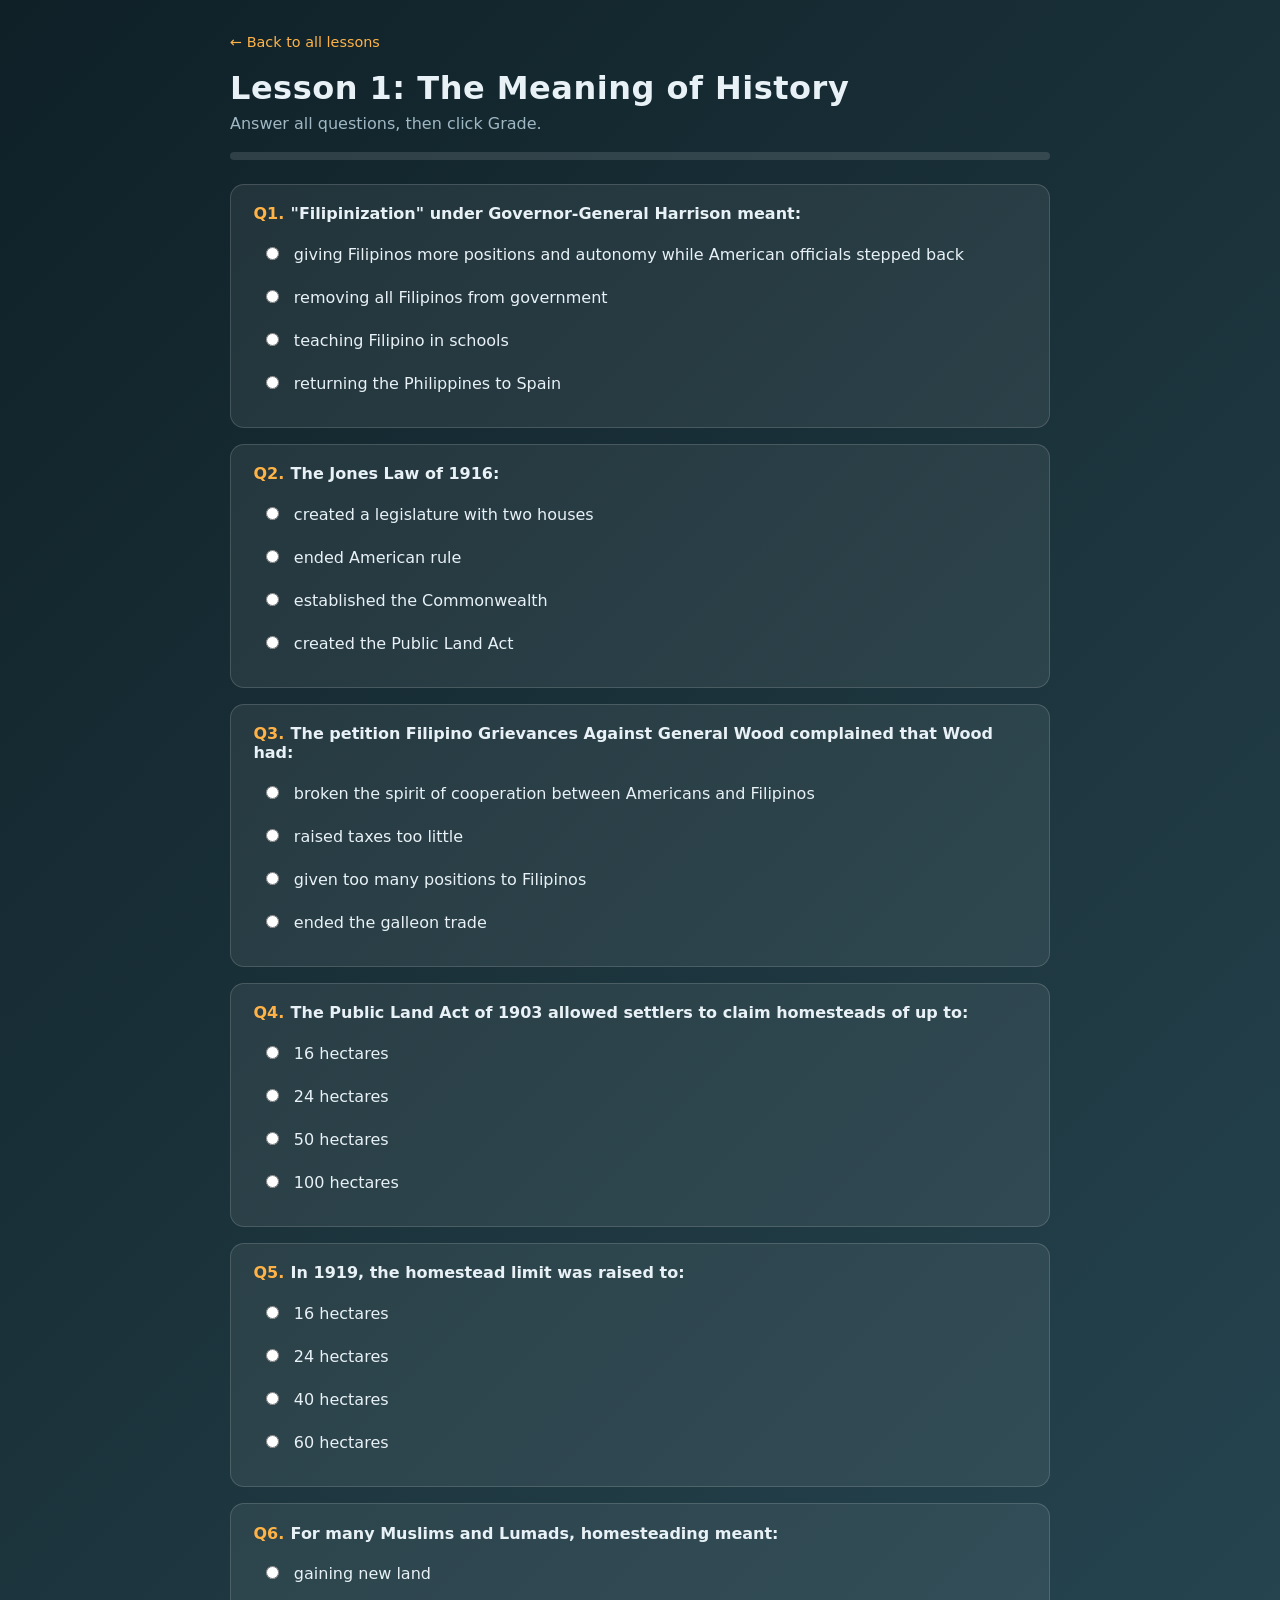
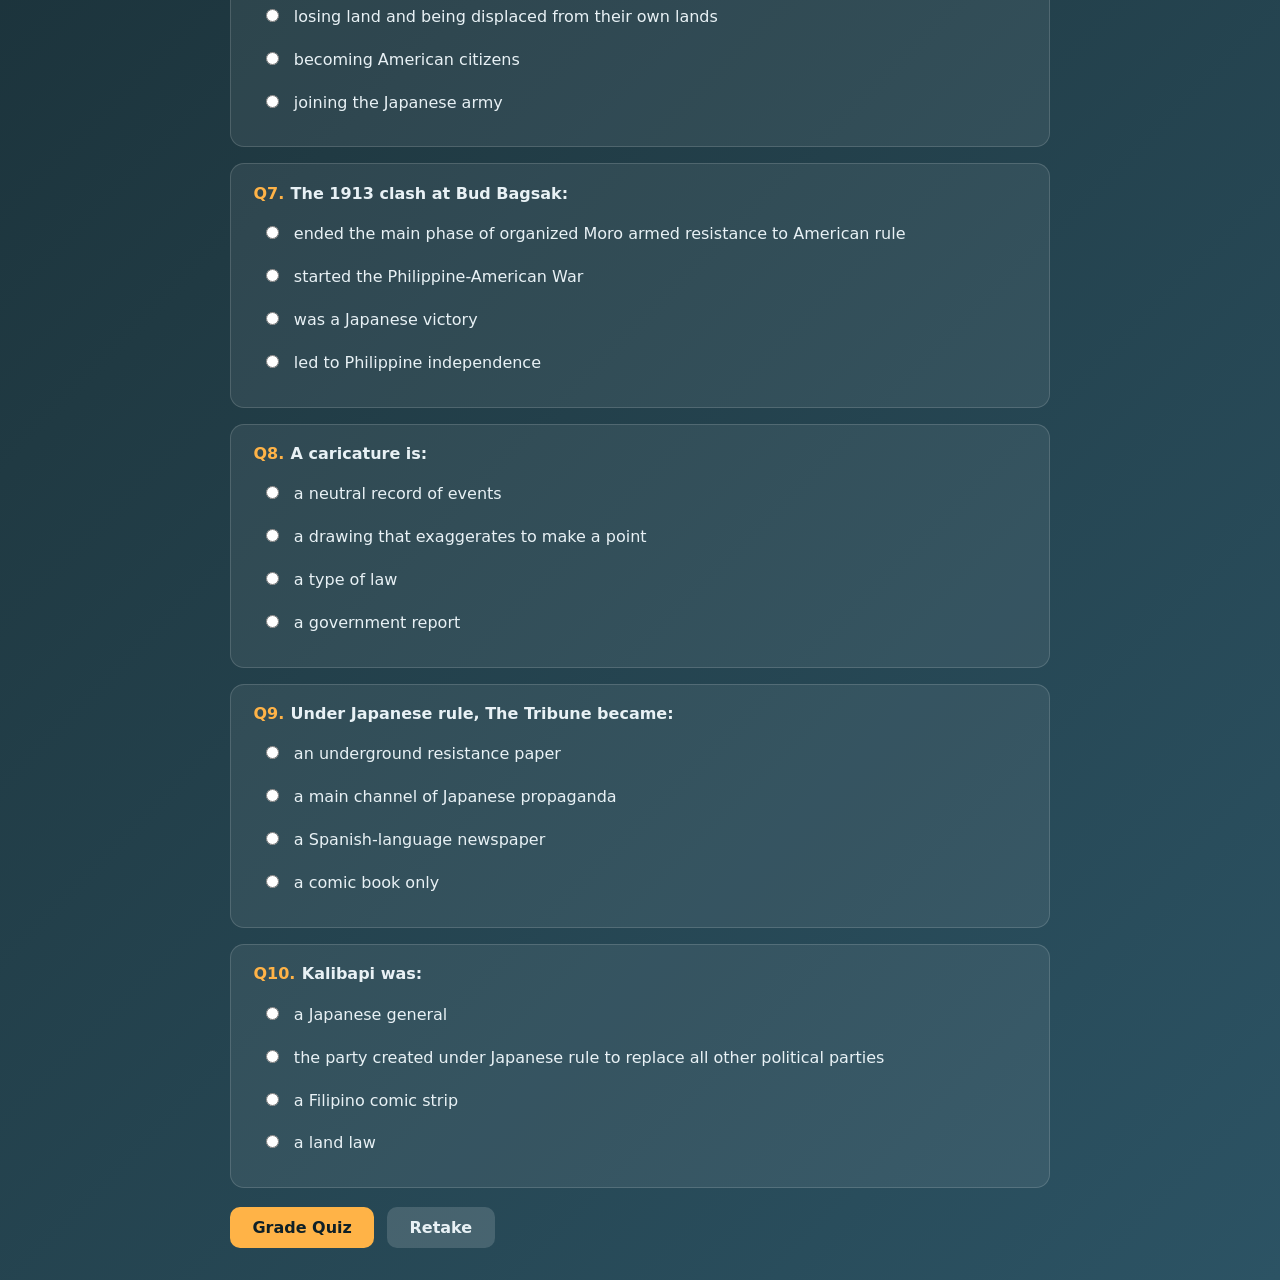
<file: HTML_Lesson_8.html>
<!DOCTYPE html>
<html lang="en">
<head>
  <meta charset="UTF-8">
  <meta name="viewport" content="width=device-width, initial-scale=1.0">
  <title>Lesson 1 Quiz — The Meaning of History</title>
  <link rel="stylesheet" href="style.css">
</head>
<body>
  <div class="quiz-container">
    <a href="index.html" class="back-link">← Back to all lessons</a>
    <h1>Lesson 1: The Meaning of History</h1>
    <p class="subtitle" style="margin-bottom:1.2rem;">Answer all questions, then click Grade.</p>

    <div class="progress"><div class="progress-bar"></div></div>
    <div id="quizArea"></div>

    <div class="btn-row">
      <button class="btn-primary" id="gradeBtn">Grade Quiz</button>
      <button class="btn-secondary" id="retakeBtn">Retake</button>
    </div>

    <div class="score-box" id="scoreBox"></div>
  </div>

  <script src="JAVA_Common.js"></script>
  <script src="JAVA_Lesson_8.js"></script>
</body>
</html>
</file>
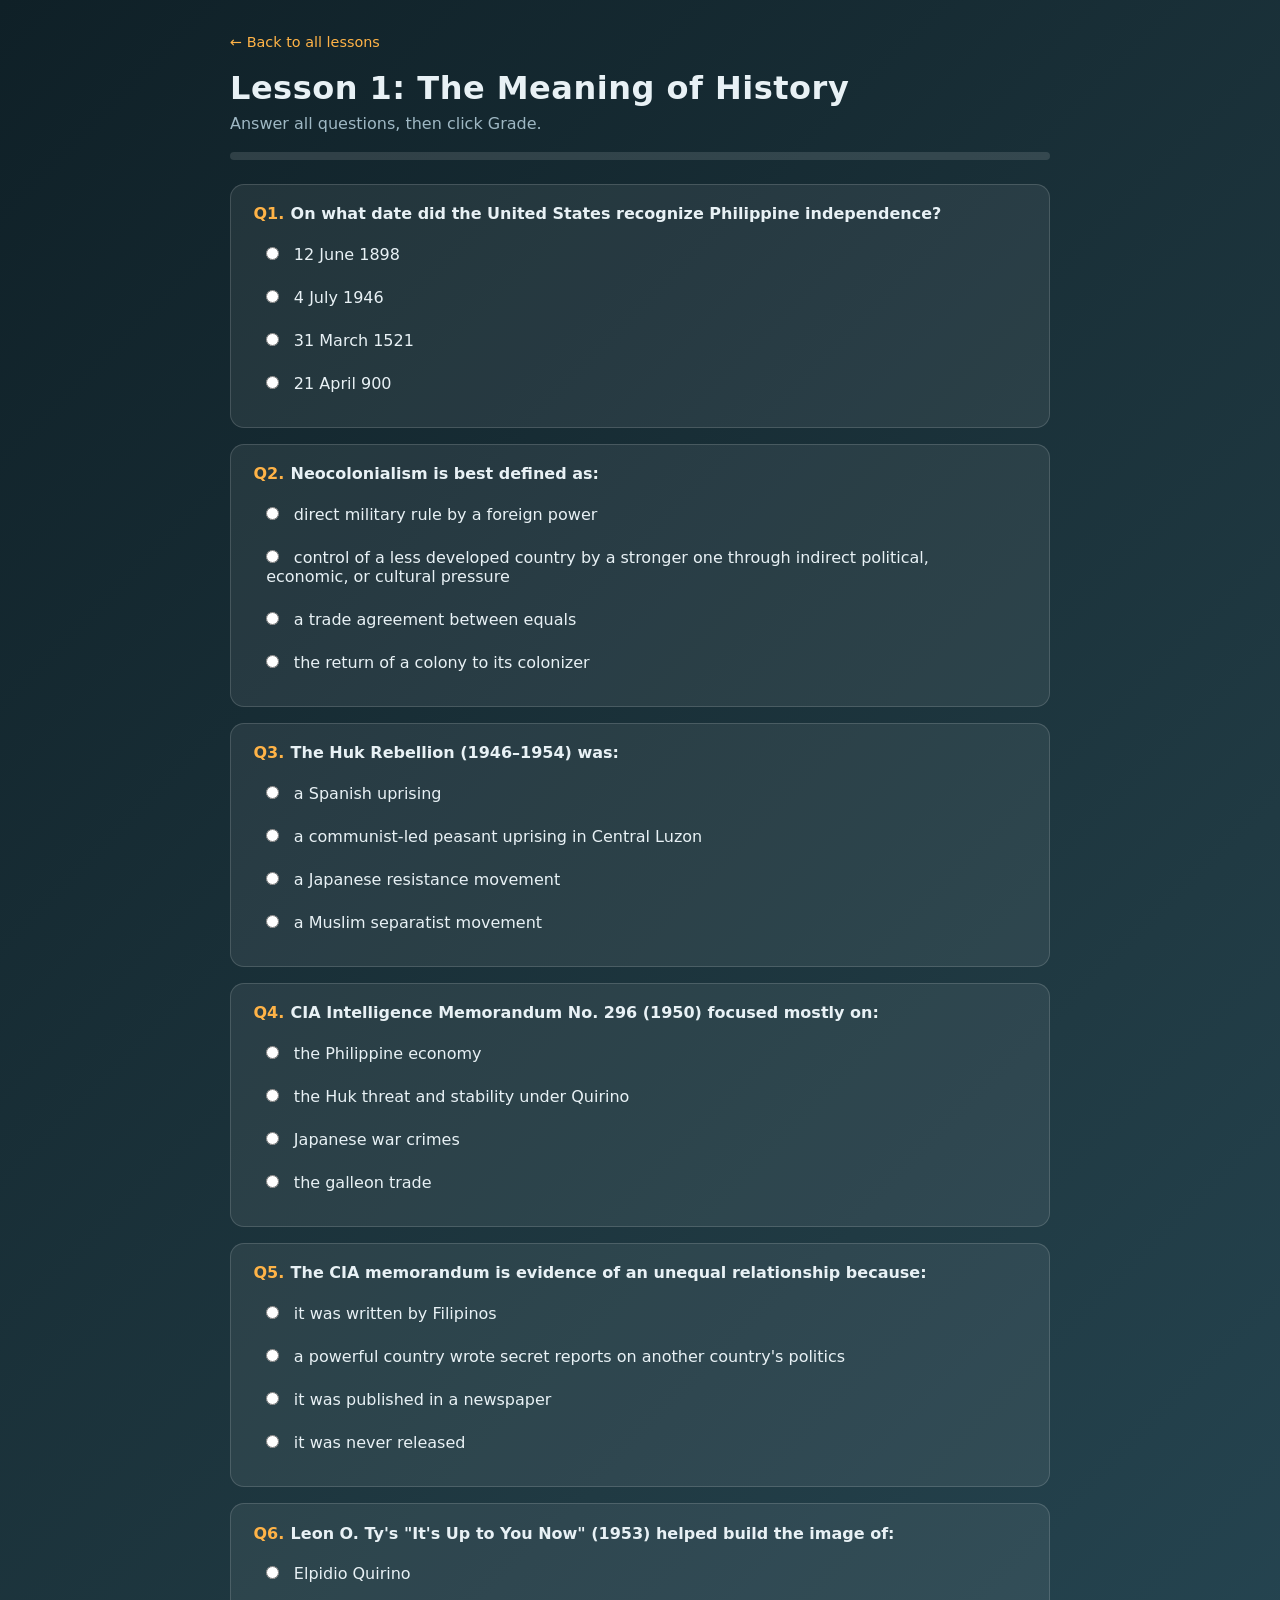
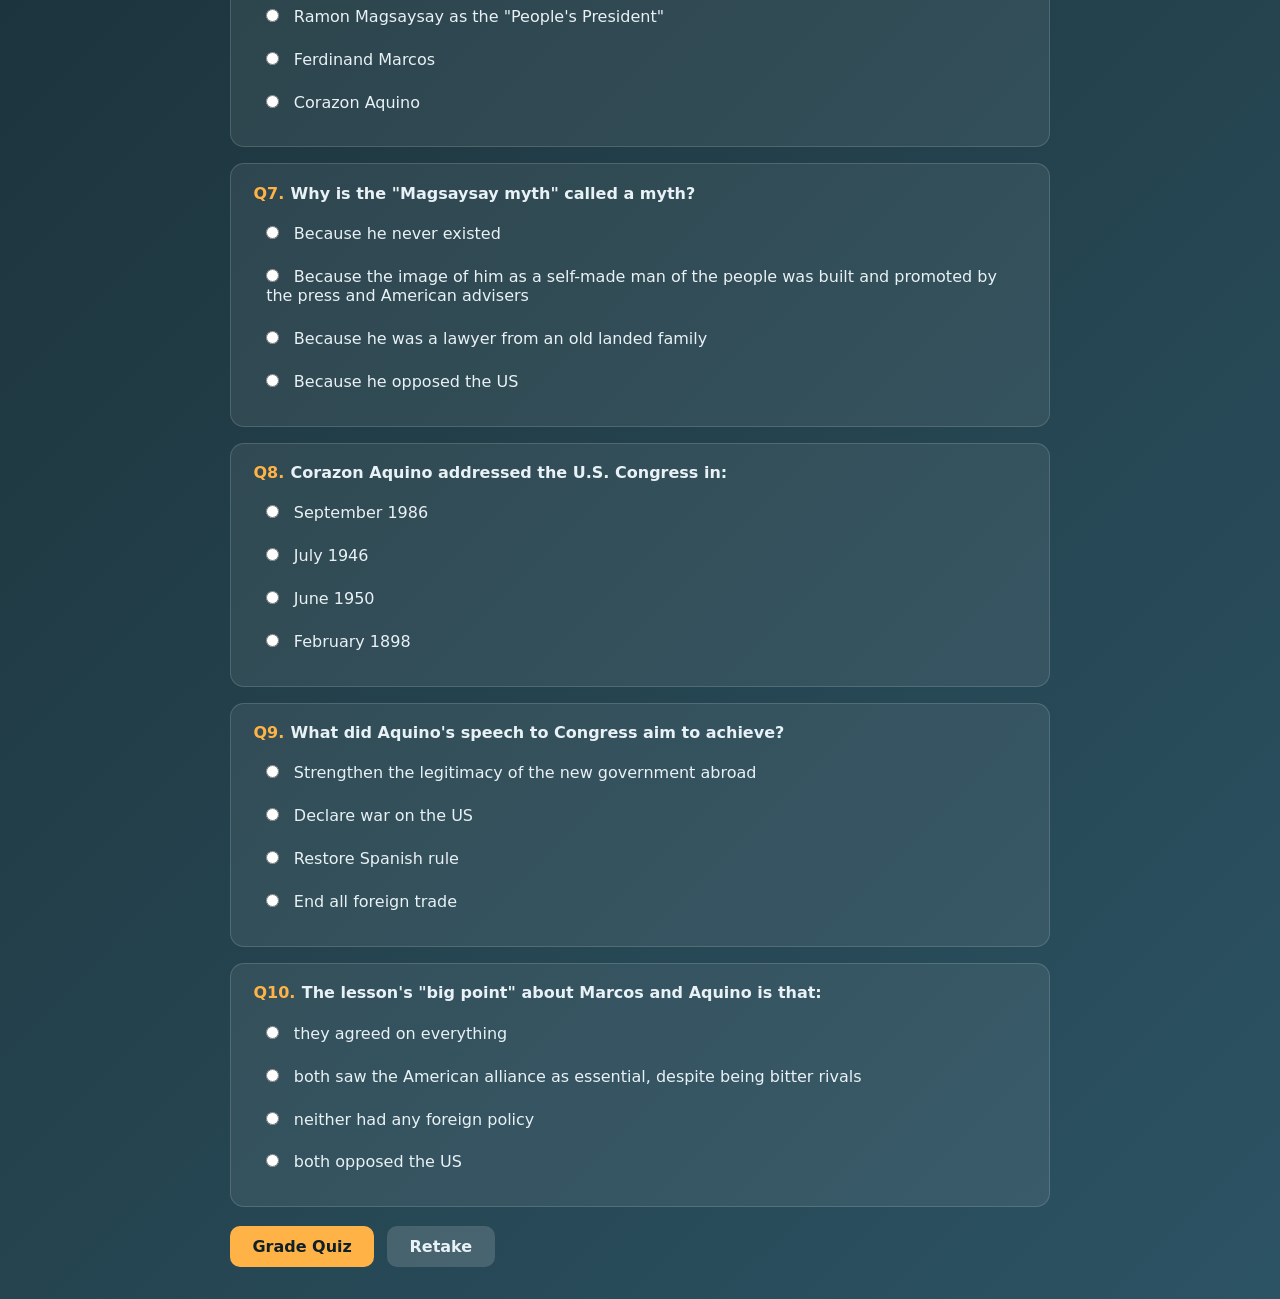
<file: HTML_Lesson_9.html>
<!DOCTYPE html>
<html lang="en">
<head>
  <meta charset="UTF-8">
  <meta name="viewport" content="width=device-width, initial-scale=1.0">
  <title>Lesson 1 Quiz — The Meaning of History</title>
  <link rel="stylesheet" href="style.css">
</head>
<body>
  <div class="quiz-container">
    <a href="index.html" class="back-link">← Back to all lessons</a>
    <h1>Lesson 1: The Meaning of History</h1>
    <p class="subtitle" style="margin-bottom:1.2rem;">Answer all questions, then click Grade.</p>

    <div class="progress"><div class="progress-bar"></div></div>
    <div id="quizArea"></div>

    <div class="btn-row">
      <button class="btn-primary" id="gradeBtn">Grade Quiz</button>
      <button class="btn-secondary" id="retakeBtn">Retake</button>
    </div>

    <div class="score-box" id="scoreBox"></div>
  </div>

  <script src="JAVA_Common.js"></script>
  <script src="JAVA_Lesson_9.js"></script>
</body>
</html>
</file>
<file: style.css>
* { box-sizing: border-box; margin: 0; padding: 0; }
body {
  font-family: 'Segoe UI', system-ui, sans-serif;
  background: linear-gradient(135deg, #0f2027, #203a43, #2c5364);
  color: #e8f1f5;
  min-height: 100vh;
  padding: 2rem 1rem;
}
header { text-align: center; margin-bottom: 2rem; }
h1 { font-size: 2rem; letter-spacing: 0.5px; }
.subtitle { color: #9fb8c4; margin-top: 0.4rem; }

/* Home grid */
.home-grid {
  display: grid;
  grid-template-columns: repeat(auto-fit, minmax(240px, 1fr));
  gap: 1.2rem;
  max-width: 1000px;
  margin: 0 auto;
}
.card-link { text-decoration: none; color: inherit; }
.card {
  background: rgba(255,255,255,0.07);
  border: 1px solid rgba(255,255,255,0.15);
  border-radius: 14px;
  padding: 1.4rem;
  height: 100%;
  transition: transform 0.2s, background 0.2s, box-shadow 0.2s;
}
.card:hover { transform: translateY(-4px); background: rgba(255,255,255,0.12); box-shadow: 0 8px 24px rgba(0,0,0,0.35); }
.card-number {
  display: inline-block;
  background: #ffb347;
  color: #0f2027;
  font-weight: 700;
  border-radius: 50%;
  width: 30px; height: 30px;
  text-align: center; line-height: 30px;
  margin-bottom: 0.6rem;
}
.card h2 { font-size: 1.1rem; margin-bottom: 0.4rem; }
.card p { font-size: 0.9rem; color: #b8cdd7; }

/* Quiz page */
.quiz-container { max-width: 820px; margin: 0 auto; }
.back-link {
  display: inline-block; margin-bottom: 1.2rem; color: #ffb347; text-decoration: none; font-size: 0.9rem;
}
.back-link:hover { text-decoration: underline; }
.progress {
  height: 8px; background: rgba(255,255,255,0.12); border-radius: 4px; overflow: hidden; margin-bottom: 1.5rem;
}
.progress-bar { height: 100%; width: 0%; background: #4fc3f7; transition: width 0.3s ease; }

.question-block {
  background: rgba(255,255,255,0.07);
  border: 1px solid rgba(255,255,255,0.15);
  border-radius: 14px;
  padding: 1.2rem 1.4rem;
  margin-bottom: 1rem;
  transition: border-color 0.2s;
}
.question-block.correct { border-color: #66bb6a; }
.question-block.wrong { border-color: #ef5350; }
.q-text { font-weight: 600; margin-bottom: 0.8rem; }
.q-num { color: #ffb347; margin-right: 0.4rem; }
.options label {
  display: block;
  padding: 0.55rem 0.8rem;
  border-radius: 8px;
  margin-bottom: 0.4rem;
  cursor: pointer;
  transition: background 0.15s;
}
.options label:hover { background: rgba(255,255,255,0.08); }
.options input { margin-right: 0.6rem; accent-color: #4fc3f7; }
.feedback { margin-top: 0.6rem; font-size: 0.9rem; display: none; }
.feedback.show { display: block; }
.feedback.correct { color: #81c784; }
.feedback.wrong { color: #e57373; }

.btn-row { display: flex; gap: 0.8rem; margin-top: 1.2rem; flex-wrap: wrap; }
button {
  font: inherit; font-weight: 600;
  padding: 0.7rem 1.4rem;
  border: none; border-radius: 10px;
  cursor: pointer;
  transition: transform 0.15s, opacity 0.15s;
}
button:hover { transform: translateY(-2px); }
.btn-primary { background: #ffb347; color: #0f2027; }
.btn-secondary { background: rgba(255,255,255,0.15); color: #e8f1f5; }
.btn-primary:disabled { opacity: 0.4; cursor: not-allowed; transform: none; }

.score-box {
  display: none;
  margin-top: 1.4rem;
  padding: 1.2rem;
  border-radius: 14px;
  background: rgba(79,195,247,0.12);
  border: 1px solid rgba(79,195,247,0.4);
  text-align: center;
  font-size: 1.1rem;
}
.score-box.show { display: block; }
.score-box .big { font-size: 2rem; font-weight: 700; color: #ffb347; display: block; }

footer {
  text-align: center;
  margin-top: 2.5rem;
  color: #9fb8c4;
  font-size: 0.9rem;
}
</file>
